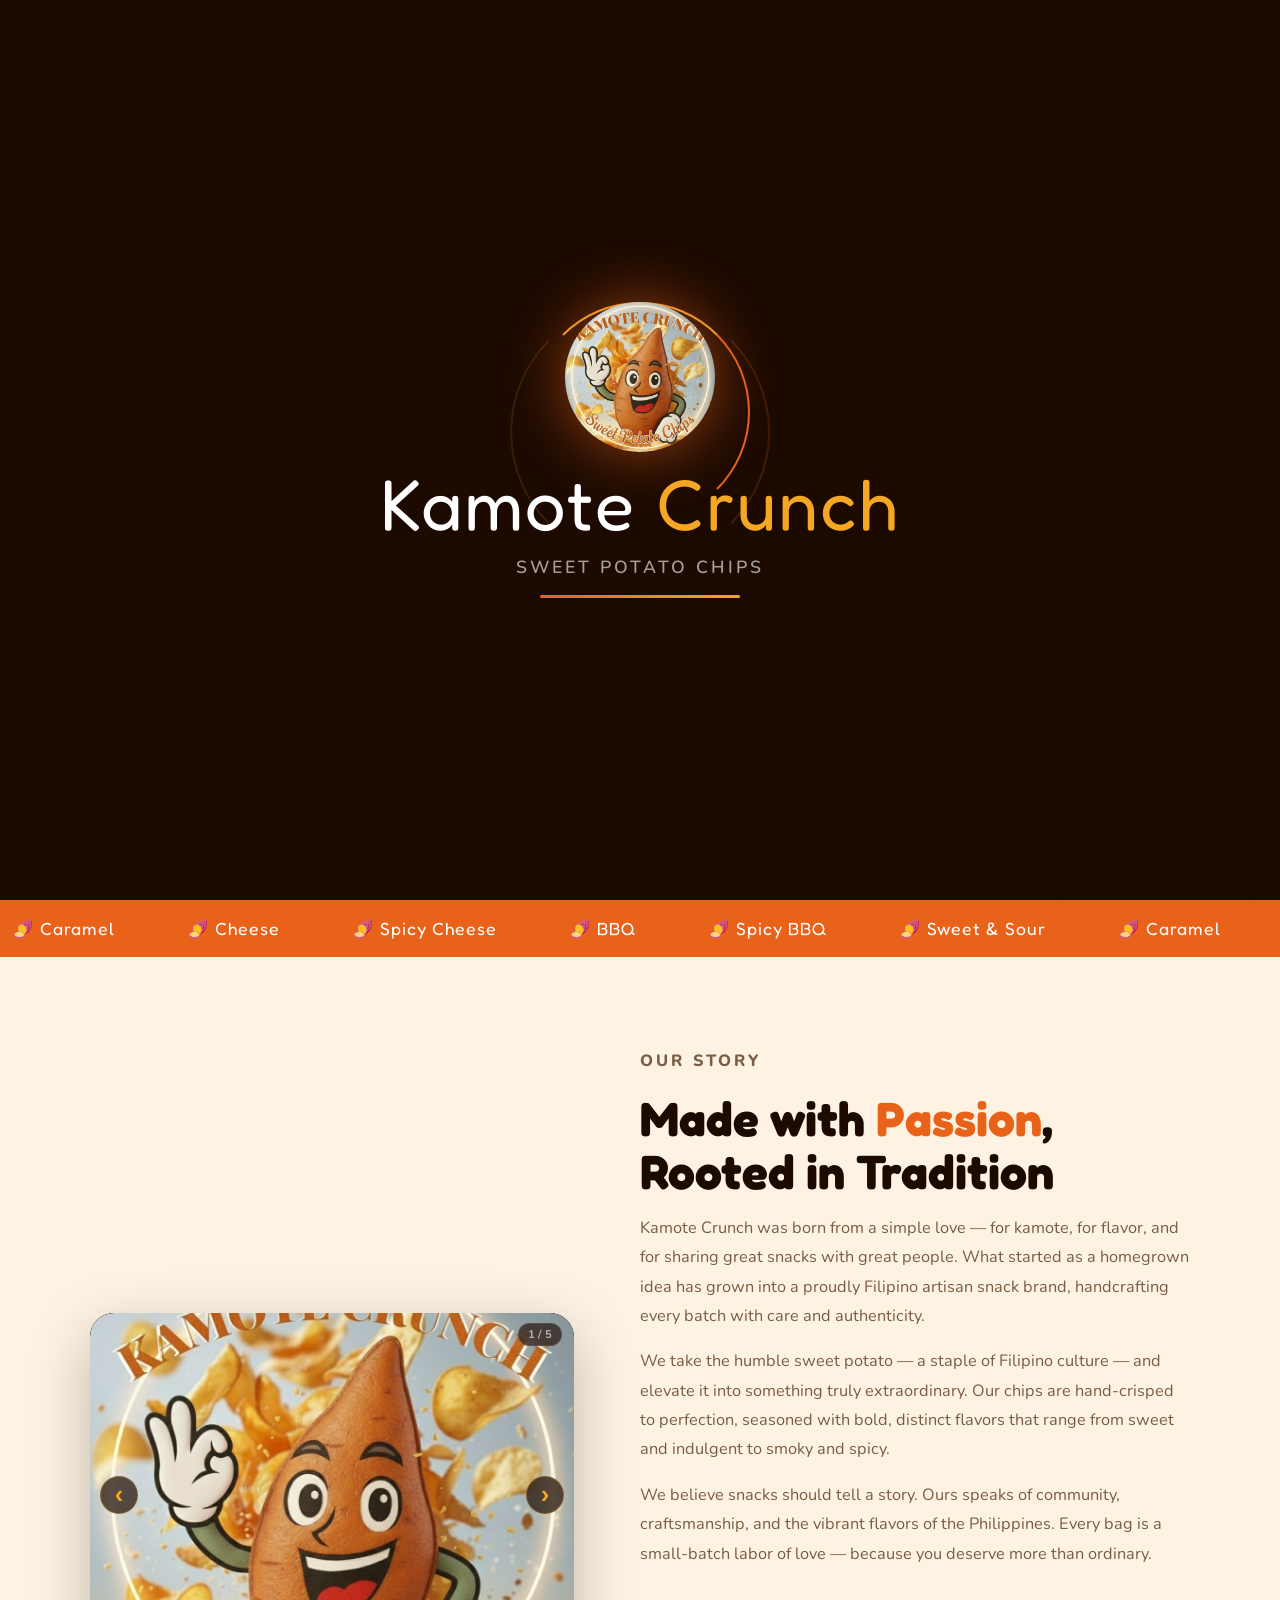
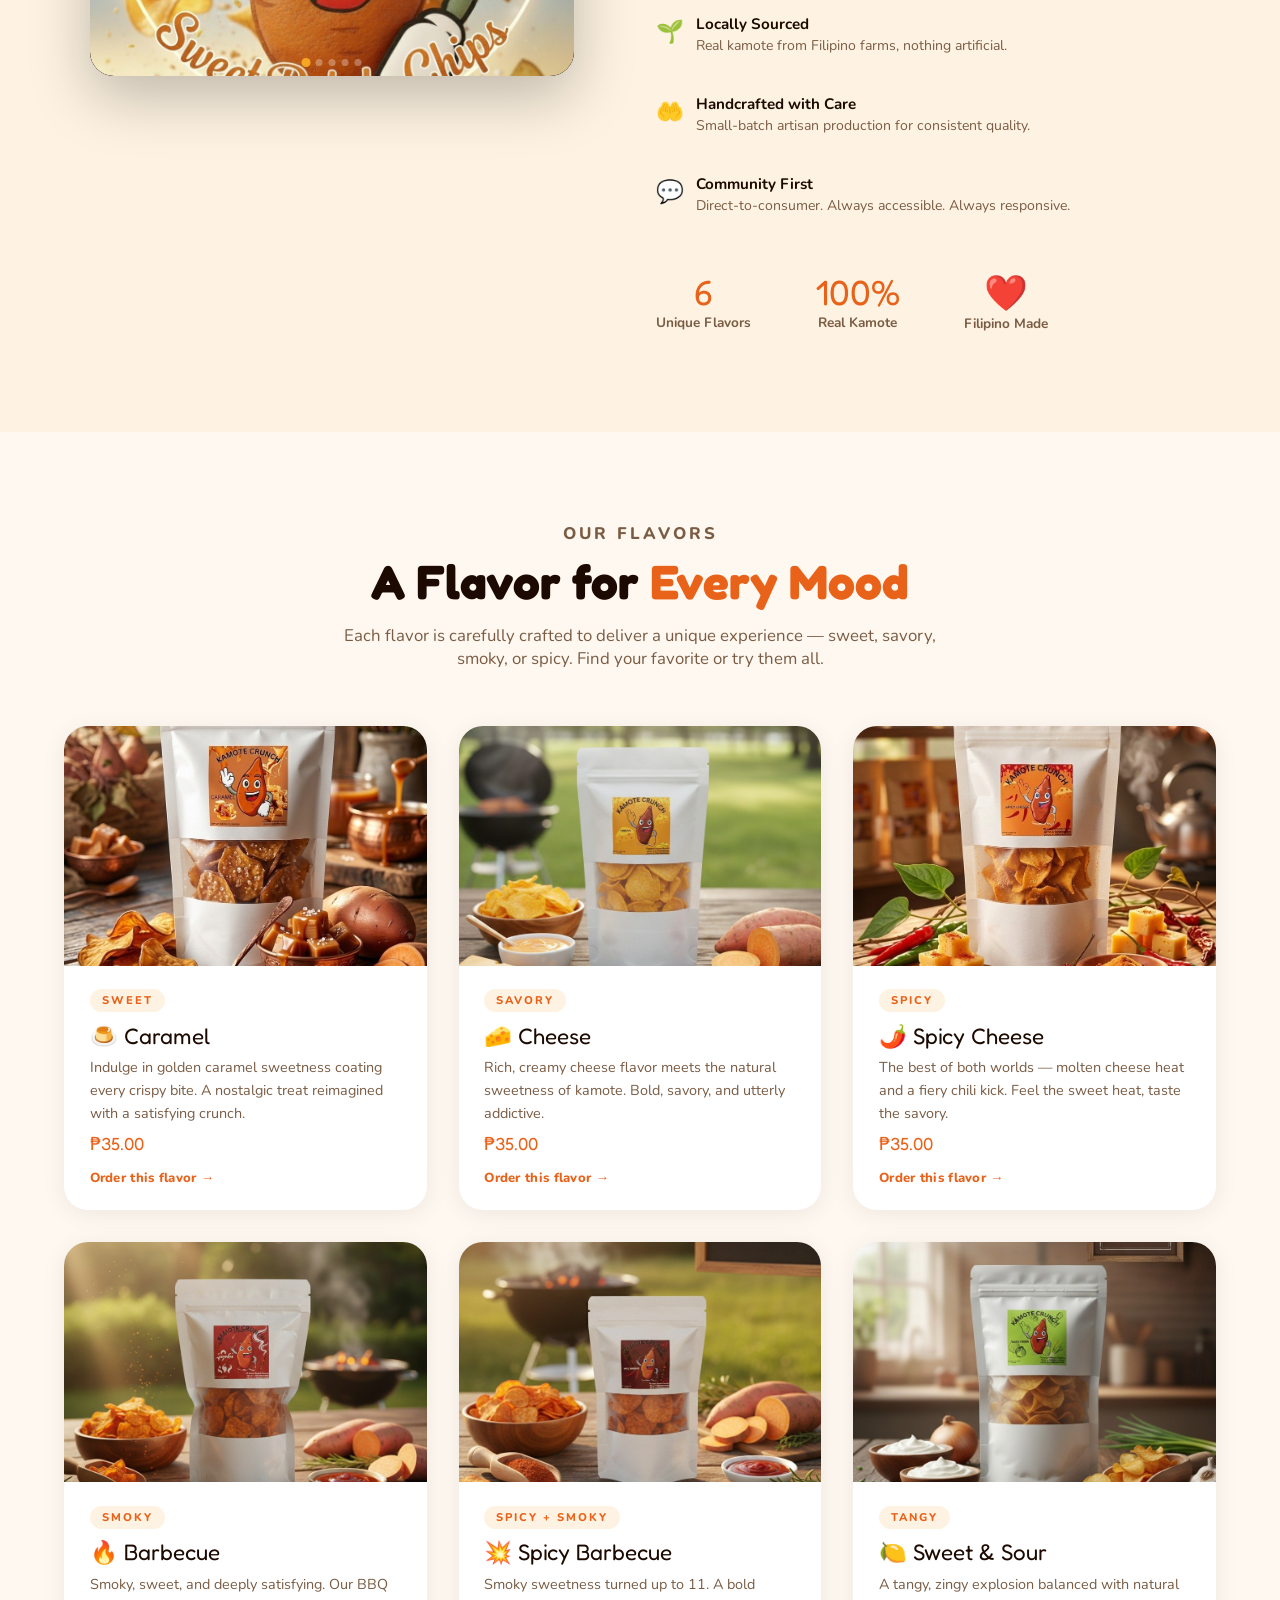
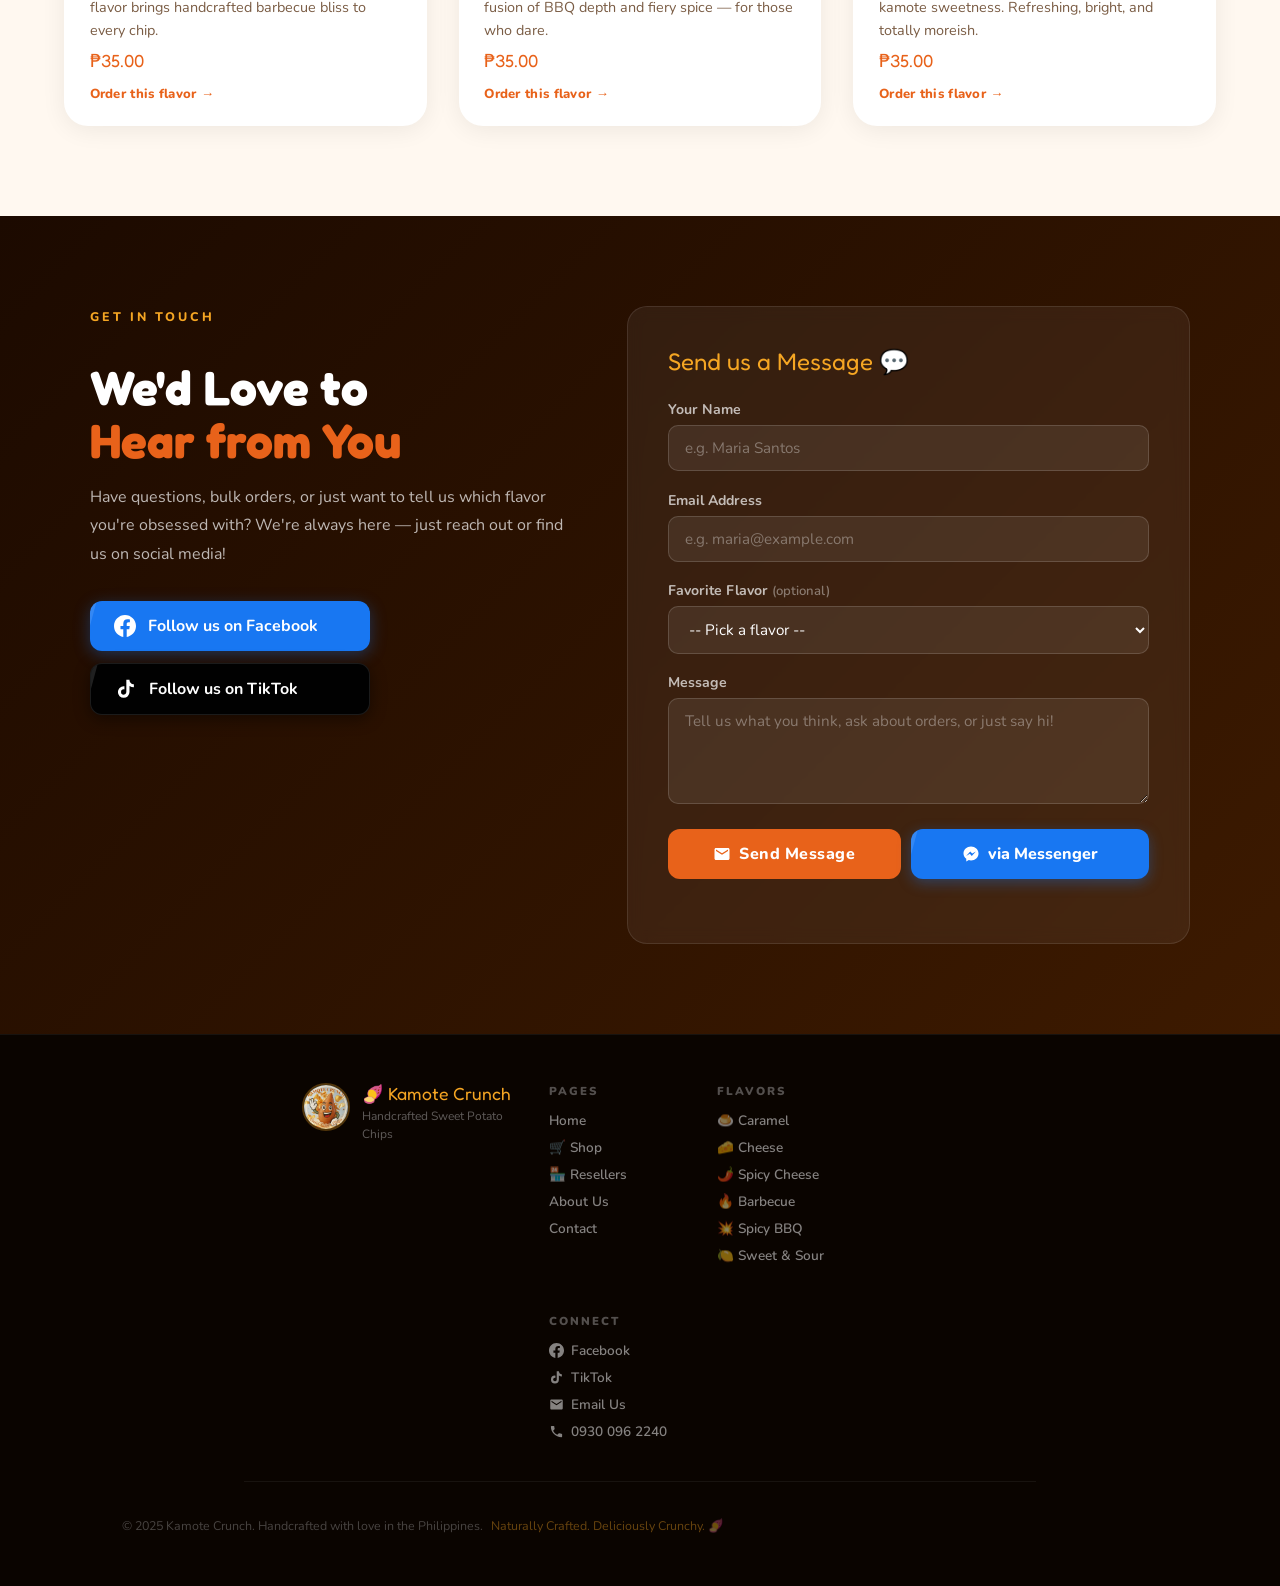
<file: index.html>
<!DOCTYPE html>
<html lang="en">
<head>
  <meta charset="UTF-8">
  <meta name="viewport" content="width=device-width, initial-scale=1.0">
  <title>Kamote Crunch – Sweet Potato Chips</title>
  <link rel="icon" type="image/svg+xml" href="images/logo.jpg">
  <link href="https://fonts.googleapis.com/css2?family=Fredoka+One&family=Nunito:wght@400;600;700;800&display=swap" rel="stylesheet">
  <link rel="stylesheet" href="misc/style.css">
<style>
  /* ── PAGE TRANSITIONS ─────────────────────────────────────── */
  .page-transition-overlay {
    position: fixed; inset: 0; z-index: 99999;
    background: #1C0A00;
    display: flex; align-items: center; justify-content: center;
    pointer-events: none;
    opacity: 0;
    transition: opacity 0.35s ease;
  }
  .page-transition-overlay.visible { opacity: 1; pointer-events: auto; }
  .pt-logo {
    display: flex; flex-direction: column; align-items: center; gap: 10px;
    opacity: 0; transform: scale(0.85);
    transition: opacity 0.25s ease 0.1s, transform 0.3s cubic-bezier(0.22,1,0.36,1) 0.1s;
  }
  .page-transition-overlay.visible .pt-logo { opacity: 1; transform: scale(1); }
  .pt-logo-text {
    font-family: 'Fredoka One', cursive;
    font-size: 1.5rem; color: #F5A623; letter-spacing: 1px;
  }
  .pt-bar-wrap {
    width: 120px; height: 3px;
    background: rgba(255,255,255,0.1); border-radius: 2px; overflow: hidden;
  }
  .pt-bar {
    height: 100%; width: 0%;
    background: linear-gradient(90deg, #E8621A, #F5A623);
    border-radius: 2px;
    transition: width 0.4s cubic-bezier(0.22,1,0.36,1);
  }

  /* ── ABOUT MEDIA SLIDER ──────────────────────────────────── */
  .media-slider {
    position: relative; width: 100%;
    border-radius: 24px; overflow: hidden;
    box-shadow: 0 20px 60px rgba(0,0,0,0.25);
    background: #0e0500;
    aspect-ratio: 4/3;
  }
  .media-slider-track {
    display: flex; height: 100%;
    transition: transform 0.45s cubic-bezier(0.22,1,0.36,1);
  }
  .media-slide {
    min-width: 100%; height: 100%;
    display: flex; align-items: center; justify-content: center;
    overflow: hidden; position: relative;
  }
  .media-slide-img {
    width: 100%; height: 100%; object-fit: cover; display: block;
    transition: transform 0.5s ease;
  }
  .media-slide-video-wrap {
    width: 100%; height: 100%;
    display: flex; align-items: center; justify-content: center;
    background: #0e0500;
  }
  .media-slide-video {
    width: 100%; height: 100%; object-fit: cover;
    display: block;
  }
  /* Arrows */
  .slider-arrow {
    position: absolute; top: 50%; transform: translateY(-50%);
    background: rgba(28,10,0,0.7); backdrop-filter: blur(6px);
    border: 1.5px solid rgba(245,166,35,0.3);
    color: #F5A623; font-size: 1.6rem; font-weight: 900;
    width: 38px; height: 38px; border-radius: 50%;
    display: flex; align-items: center; justify-content: center;
    cursor: pointer; z-index: 10;
    transition: background 0.2s, transform 0.2s;
    line-height: 1;
  }
  .slider-arrow:hover { background: rgba(232,98,26,0.8); transform: translateY(-50%) scale(1.1); }
  .slider-prev { left: 10px; }
  .slider-next { right: 10px; }
  /* Dots */
  .slider-dots {
    position: absolute; bottom: 10px; left: 50%; transform: translateX(-50%);
    display: flex; gap: 6px; z-index: 10;
  }
  .slider-dot {
    width: 7px; height: 7px; border-radius: 50%;
    background: rgba(255,255,255,0.3); cursor: pointer;
    transition: background 0.2s, transform 0.2s;
    border: none; padding: 0;
  }
  .slider-dot.active {
    background: #F5A623; transform: scale(1.3);
  }
  /* Slide counter badge */
  .slider-counter {
    position: absolute; top: 10px; right: 12px;
    background: rgba(28,10,0,0.65); backdrop-filter: blur(4px);
    color: rgba(255,255,255,0.6); font-size: 0.7rem; font-weight: 700;
    padding: 3px 9px; border-radius: 20px;
    border: 1px solid rgba(255,255,255,0.1); z-index: 10;
  }

  /* ── RICH FOOTER ─────────────────────────────────────────── */
  .site-footer {
    background: #0A0400;
    border-top: 1px solid rgba(255,255,255,0.06);
    padding-top: 3rem;
  }
  .footer-inner {
    display: flex; gap: 4%; flex-wrap: wrap;
    max-width: 1100px; margin: 0 auto;
    padding: 0 5% 2.5rem;
    border-bottom: 1px solid rgba(255,255,255,0.06);
  }
  .footer-brand {
    display: flex; align-items: flex-start; gap: 12px;
    flex: 0 0 220px; max-width: 220px; margin-bottom: 1rem;
  }
  .footer-logo-img {
    width: 48px; height: 48px; border-radius: 50%;
    object-fit: cover; border: 2px solid rgba(245,166,35,0.3); flex-shrink: 0;
  }
  .footer-brand-name { font-family: 'Fredoka One', cursive; font-size: 1.1rem; color: #F5A623; }
  .footer-brand-tagline { font-size: 0.75rem; color: rgba(255,255,255,0.35); margin-top: 3px; line-height: 1.5; }
  .footer-links { display: flex; gap: 3rem; flex-wrap: wrap; flex: 1; }
  .footer-col { display: flex; flex-direction: column; gap: 8px; min-width: 120px; }
  .footer-col-title {
    font-size: 0.72rem; font-weight: 900; letter-spacing: 2px;
    text-transform: uppercase; color: rgba(255,255,255,0.3);
    margin-bottom: 4px;
  }
  .footer-col a {
    font-size: 0.85rem; color: rgba(255,255,255,0.5); text-decoration: none;
    font-weight: 600; transition: color 0.2s;
  }
  .footer-col a:hover { color: #F5A623; }
  .footer-social {
    display: flex !important; align-items: center; gap: 7px !important;
  }
  .footer-social.fb:hover  { color: #4a9af5 !important; }
  .footer-social.tt:hover  { color: #ff6b9d !important; }
  .footer-social.email:hover { color: #ff8a80 !important; }
  .footer-social.phone:hover { color: #80ffd4 !important; }
  .footer-bottom {
    display: flex; align-items: center; justify-content: space-between;
    flex-wrap: wrap; gap: 0.5rem;
    padding: 1.2rem 5%;
    font-size: 0.78rem; color: rgba(255,255,255,0.25);
  }
  .footer-bottom-tag { color: rgba(245,166,35,0.4); }
  @media (max-width: 768px) {
    .footer-inner { flex-direction: column; gap: 2rem; }
    .footer-brand { max-width: 100%; }
    .footer-links { gap: 2rem; }
    .footer-bottom { flex-direction: column; text-align: center; }
  }

  /* ── FEEDBACK FORM ────────────────────────────────────────── */
  .feedback-send-row {
    display: flex; gap: 10px; margin-top: 0.2rem; flex-wrap: wrap;
  }
  .feedback-primary {
    flex: 1; min-width: 140px;
    display: flex; align-items: center; justify-content: center; gap: 8px;
  }
  .feedback-messenger-btn {
    flex: 1; min-width: 140px;
    display: flex; align-items: center; justify-content: center; gap: 8px;
    background: #1877F2; color: #fff; border: none;
    padding: 14px 16px; border-radius: 12px;
    font-family: 'Nunito', sans-serif; font-weight: 800; font-size: 1rem;
    cursor: pointer; transition: opacity 0.2s, transform 0.2s;
    box-shadow: 0 4px 14px rgba(24,119,242,0.35);
    position: relative; overflow: hidden;
  }
  .feedback-messenger-btn::after {
    content: ''; position: absolute; inset: 0;
    background: rgba(255,255,255,0.12);
    transform: translateX(-100%) skewX(-15deg);
    transition: transform 0.4s cubic-bezier(0.22,1,0.36,1);
  }
  .feedback-messenger-btn:hover::after { transform: translateX(120%) skewX(-15deg); }
  .feedback-messenger-btn:hover { opacity: 0.9; transform: translateY(-2px); }
  .feedback-error {
    color: #ff7575; font-size: 0.82rem; font-weight: 700;
    min-height: 1rem; margin-top: 0.5rem;
  }
  .feedback-success {
    display: flex; align-items: center; gap: 12px;
    background: rgba(45,138,78,0.15);
    border: 1.5px solid rgba(45,138,78,0.4);
    border-radius: 12px; padding: 14px 16px; margin-top: 1rem;
    animation: feedbackFadeIn 0.4s ease;
  }
  .feedback-success-icon { font-size: 1.4rem; flex-shrink: 0; }
  .feedback-success strong { color: #80ffd4; font-size: 0.95rem; display: block; margin-bottom: 2px; }
  .feedback-success span   { color: rgba(255,255,255,0.55); font-size: 0.82rem; }
  @keyframes feedbackFadeIn {
    from { opacity: 0; transform: translateY(8px); }
    to   { opacity: 1; transform: translateY(0); }
  }
  @media (max-width: 480px) {
    .feedback-send-row { flex-direction: column; }
  }

</style>
</head>
<body>

<!-- ── PAGE TRANSITION OVERLAY ───────────────────────────────── -->
<div class="page-transition-overlay" id="ptOverlay">
  <div class="pt-logo">
    <span style="font-size:2rem;">🍠</span>
    <span class="pt-logo-text">Kamote Crunch</span>
    <div class="pt-bar-wrap"><div class="pt-bar" id="ptBar"></div></div>
  </div>
</div>

<!-- ── INTRO OVERLAY ───────────────────────────────────────── -->
<div id="intro-overlay">
  <div class="intro-particles" id="introParticles"></div>
  <div class="intro-logo-wrap">
    <div class="intro-ring intro-ring2"></div>
    <div class="intro-ring"></div>
    <img class="intro-logo-img" src="images/logo.jpg" alt="Kamote Crunch">
  </div>
  <div class="intro-title">Kamote <span class="gold">Crunch</span></div>
  <div class="intro-tagline">Sweet Potato Chips</div>
  <div class="intro-bar"></div>
</div>

<!-- ── NAV ─────────────────────────────────────────────────── -->
<nav>
  <a href="#home" class="nav-logo">
    <img src="images/logo.jpg" alt="Kamote Crunch Logo">
    <span>Kamote Crunch</span>
  </a>
  <ul class="nav-links">
    <li><a href="#home">Home</a></li>
    <li><a href="#about">About Us</a></li>
    <li><a href="#products">Products</a></li>
    <li><a href="#contact">Contact</a></li>
    <li><a href="shop.html" class="nav-shop-link">Shop</a></li>
    <li><a href="resellers.html" class="nav-reseller-link">🏪 Become a Reseller</a></li>
  </ul>
  <div class="nav-end">
    <a href="shop.html" class="nav-shop-btn">Order Now</a>
    <button class="hamburger" onclick="toggleMenu()" aria-label="Menu" aria-expanded="false">
      <span></span><span></span><span></span>
    </button>
  </div>
</nav>

<!-- Mobile dropdown -->
<div class="mobile-menu" id="mobileMenu">
  <a href="#home"     onclick="closeMenu()">Home</a>
  <a href="#about"    onclick="closeMenu()">About Us</a>
  <a href="#products" onclick="closeMenu()">Products</a>
  <a href="#contact"  onclick="closeMenu()">Contact</a>
  <a href="shop.html" class="mobile-shop-link">Shop Now</a>
  <a href="resellers.html" class="mobile-reseller-link">🏪 Become a Reseller</a>
</div>

<!-- ── HERO ────────────────────────────────────────────────── -->
<section id="home">
  <div class="hero-inner">
    <div class="hero-text">
      <div class="hero-badge">🍠 Authentically Filipino</div>
      <h1 class="hero-title">Feel the<br><span>Crunch.</span><br>Taste the Flavor.</h1>
      <p class="hero-subtitle">Handcrafted Sweet Potato Chips</p>
      <p class="hero-desc">Born from the heart of Filipino tradition, Kamote Crunch transforms the humble kamote into an irresistibly crunchy, flavor-packed snack. Six bold flavors. One unforgettable crunch.</p>
      <div class="hero-btns">
        <a href="#products" class="btn-primary">Explore Flavors</a>
        <a href="#about"    class="btn-secondary">Our Story</a>
      </div>
    </div>
    <div class="hero-img">
      <img src="images/flavors.jpg" alt="Kamote Crunch Flavors">
      <div class="hero-img-badge">6 Bold Flavors 🔥</div>
    </div>
  </div>
</section>

<!-- ── FLAVOR STRIP ────────────────────────────────────────── -->
<div class="flavor-strip">
  <div class="flavor-strip-inner">
    <span>Caramel</span><span>Cheese</span><span>Spicy Cheese</span>
    <span>BBQ</span><span>Spicy BBQ</span><span>Sweet &amp; Sour</span>
    <span>Caramel</span><span>Cheese</span><span>Spicy Cheese</span>
    <span>BBQ</span><span>Spicy BBQ</span><span>Sweet &amp; Sour</span>
  </div>
</div>

<!-- ── ABOUT ───────────────────────────────────────────────── -->
<section id="about">
  <div class="about-inner reveal">

    <div class="about-img">
      <div class="media-slider" id="mediaSlider">
        <div class="media-slider-track" id="mediaTrack">
          <!-- Slide 1: Logo/photo placeholder -->
          <div class="media-slide active">
            <img src="images/logo.jpg" alt="Kamote Crunch Brand" class="media-slide-img">
          </div>
          <!-- Slides 2–5: Video placeholders — replace src with your video file paths -->
          <div class="media-slide">
            <div class="media-slide-video-wrap">
              <video class="media-slide-video" src="videos/video1.mp4" controls playsinline preload="none" poster="images/logo.jpg">
                Your browser does not support video.
              </video>
            </div>
          </div>
          <div class="media-slide">
            <div class="media-slide-video-wrap">
              <video class="media-slide-video" src="videos/video2.mp4" controls playsinline preload="none" poster="images/logo.jpg">
                Your browser does not support video.
              </video>
            </div>
          </div>
          <div class="media-slide">
            <div class="media-slide-video-wrap">
              <video class="media-slide-video" src="videos/video3.mp4" controls playsinline preload="none" poster="images/logo.jpg">
                Your browser does not support video.
              </video>
            </div>
          </div>
          <div class="media-slide">
            <div class="media-slide-video-wrap">
              <video class="media-slide-video" src="videos/video4.mp4" controls playsinline preload="none" poster="images/logo.jpg">
                Your browser does not support video.
              </video>
            </div>
          </div>
        </div>
        <!-- Navigation arrows -->
        <button class="slider-arrow slider-prev" onclick="sliderMove(-1)" aria-label="Previous">&#8249;</button>
        <button class="slider-arrow slider-next" onclick="sliderMove(1)"  aria-label="Next">&#8250;</button>
        <!-- Dots -->
        <div class="slider-dots" id="sliderDots"></div>
      </div>
    </div>
    <div class="about-content">
      <p class="section-label">Our Story</p>
      <h2 class="section-title">Made with <span>Passion</span>,<br>Rooted in Tradition</h2>
      <p>Kamote Crunch was born from a simple love — for kamote, for flavor, and for sharing great snacks with great people. What started as a homegrown idea has grown into a proudly Filipino artisan snack brand, handcrafting every batch with care and authenticity.</p>
      <p>We take the humble sweet potato — a staple of Filipino culture — and elevate it into something truly extraordinary. Our chips are hand-crisped to perfection, seasoned with bold, distinct flavors that range from sweet and indulgent to smoky and spicy.</p>
      <p>We believe snacks should tell a story. Ours speaks of community, craftsmanship, and the vibrant flavors of the Philippines. Every bag is a small-batch labor of love — because you deserve more than ordinary.</p>
      <div class="values">
        <div class="value-item">
          <span class="value-icon">🌱</span>
          <div class="value-text">
            <strong>Locally Sourced</strong>
            <span>Real kamote from Filipino farms, nothing artificial.</span>
          </div>
        </div>
        <div class="value-item">
          <span class="value-icon">🤲</span>
          <div class="value-text">
            <strong>Handcrafted with Care</strong>
            <span>Small-batch artisan production for consistent quality.</span>
          </div>
        </div>
        <div class="value-item">
          <span class="value-icon">💬</span>
          <div class="value-text">
            <strong>Community First</strong>
            <span>Direct-to-consumer. Always accessible. Always responsive.</span>
          </div>
        </div>
      </div>
      <div class="about-stats">
        <div class="stat"><div class="stat-num">6</div><div class="stat-label">Unique Flavors</div></div>
        <div class="stat"><div class="stat-num">100%</div><div class="stat-label">Real Kamote</div></div>
        <div class="stat"><div class="stat-num">❤️</div><div class="stat-label">Filipino Made</div></div>
      </div>
    </div>
  </div>
</section>

<!-- ── PRODUCTS ────────────────────────────────────────────── -->
<section id="products">
  <div class="products-header reveal">
    <p class="section-label">Our Flavors</p>
    <h2 class="section-title">A Flavor for <span>Every Mood</span></h2>
    <p>Each flavor is carefully crafted to deliver a unique experience — sweet, savory, smoky, or spicy. Find your favorite or try them all.</p>
  </div>
  <div class="products-grid">

    <div class="product-card reveal">
      <img src="images/caramel.jpg" alt="Caramel">
      <div class="product-info">
        <span class="product-flavor-tag">Sweet</span>
        <div class="product-name">🍮 Caramel</div>
        <p class="product-desc">Indulge in golden caramel sweetness coating every crispy bite. A nostalgic treat reimagined with a satisfying crunch.</p>
        <div class="product-price">₱35.00</div>
        <a href="shop.html" class="product-shop-link">Order this flavor →</a>
      </div>
    </div>

    <div class="product-card reveal reveal-delay-1">
      <img src="images/cheese.jpg" alt="Cheese">
      <div class="product-info">
        <span class="product-flavor-tag">Savory</span>
        <div class="product-name">🧀 Cheese</div>
        <p class="product-desc">Rich, creamy cheese flavor meets the natural sweetness of kamote. Bold, savory, and utterly addictive.</p>
        <div class="product-price">₱35.00</div>
        <a href="shop.html" class="product-shop-link">Order this flavor →</a>
      </div>
    </div>

    <div class="product-card reveal reveal-delay-2">
      <img src="images/spicycheese.jpg" alt="Spicy Cheese">
      <div class="product-info">
        <span class="product-flavor-tag">Spicy</span>
        <div class="product-name">🌶️ Spicy Cheese</div>
        <p class="product-desc">The best of both worlds — molten cheese heat and a fiery chili kick. Feel the sweet heat, taste the savory.</p>
        <div class="product-price">₱35.00</div>
        <a href="shop.html" class="product-shop-link">Order this flavor →</a>
      </div>
    </div>

    <div class="product-card reveal reveal-delay-3">
      <img src="images/bbq.jpg" alt="BBQ">
      <div class="product-info">
        <span class="product-flavor-tag">Smoky</span>
        <div class="product-name">🔥 Barbecue</div>
        <p class="product-desc">Smoky, sweet, and deeply satisfying. Our BBQ flavor brings handcrafted barbecue bliss to every chip.</p>
        <div class="product-price">₱35.00</div>
        <a href="shop.html" class="product-shop-link">Order this flavor →</a>
      </div>
    </div>

    <div class="product-card reveal reveal-delay-4">
      <img src="images/spicybarbecue.jpg" alt="Spicy BBQ">
      <div class="product-info">
        <span class="product-flavor-tag">Spicy + Smoky</span>
        <div class="product-name">💥 Spicy Barbecue</div>
        <p class="product-desc">Smoky sweetness turned up to 11. A bold fusion of BBQ depth and fiery spice — for those who dare.</p>
        <div class="product-price">₱35.00</div>
        <a href="shop.html" class="product-shop-link">Order this flavor →</a>
      </div>
    </div>

    <div class="product-card reveal reveal-delay-5">
      <img src="images/sweetandsour.jpg" alt="Sweet &amp; Sour">
      <div class="product-info">
        <span class="product-flavor-tag">Tangy</span>
        <div class="product-name">🍋 Sweet &amp; Sour</div>
        <p class="product-desc">A tangy, zingy explosion balanced with natural kamote sweetness. Refreshing, bright, and totally moreish.</p>
        <div class="product-price">₱35.00</div>
        <a href="shop.html" class="product-shop-link">Order this flavor →</a>
      </div>
    </div>

  </div>
</section>

<!-- ── CONTACT ─────────────────────────────────────────────── -->
<section id="contact">
  <div class="contact-inner reveal">

    <div class="contact-info">
      <p class="section-label">Get in Touch</p>
      <h2 class="section-title">We'd Love to<br><span>Hear from You</span></h2>
      <p>Have questions, bulk orders, or just want to tell us which flavor you're obsessed with? We're always here — just reach out or find us on social media!</p>

      <div class="social-buttons">
        <!-- Facebook -->
        <a href="https://www.facebook.com/profile.php?id=100070086709566" target="_blank" class="social-btn fb">
          <svg viewBox="0 0 24 24" xmlns="http://www.w3.org/2000/svg" aria-hidden="true">
            <path d="M24 12.073c0-6.627-5.373-12-12-12s-12 5.373-12 12c0 5.99 4.388 10.954 10.125 11.854v-8.385H7.078v-3.47h3.047V9.43c0-3.007 1.792-4.669 4.533-4.669 1.312 0 2.686.235 2.686.235v2.953H15.83c-1.491 0-1.956.925-1.956 1.874v2.25h3.328l-.532 3.47h-2.796v8.385C19.612 23.027 24 18.062 24 12.073z"/>
          </svg>
          Follow us on Facebook
        </a>
        <!-- TikTok -->
        <a href="https://www.tiktok.com/@kamotecrunch1" target="_blank" class="social-btn tt">
          <svg viewBox="0 0 24 24" xmlns="http://www.w3.org/2000/svg" aria-hidden="true">
            <path d="M19.59 6.69a4.83 4.83 0 0 1-3.77-4.25V2h-3.45v13.67a2.89 2.89 0 0 1-2.88 2.5 2.89 2.89 0 0 1-2.89-2.89 2.89 2.89 0 0 1 2.89-2.89c.28 0 .54.04.79.1V9.01a6.33 6.33 0 0 0-.79-.05 6.34 6.34 0 0 0-6.34 6.34 6.34 6.34 0 0 0 6.34 6.34 6.34 6.34 0 0 0 6.33-6.34V8.69a8.18 8.18 0 0 0 4.78 1.52V6.75a4.85 4.85 0 0 1-1.01-.06z"/>
          </svg>
          Follow us on TikTok
        </a>
      </div>
    </div>

    <div class="contact-form">
      <div class="form-title">Send us a Message 💬</div>

      <div class="form-group">
        <label for="fname">Your Name</label>
        <input type="text" id="fname" placeholder="e.g. Maria Santos" autocomplete="name">
      </div>

      <div class="form-group">
        <label for="femail">Email Address</label>
        <input type="email" id="femail" placeholder="e.g. maria@example.com" autocomplete="email">
      </div>

      <div class="form-group">
        <label for="fflavor">Favorite Flavor <span style="font-weight:600;color:rgba(255,255,255,0.4);font-size:0.82rem;">(optional)</span></label>
        <select id="fflavor">
          <option value="">-- Pick a flavor --</option>
          <option>Caramel</option>
          <option>Cheese</option>
          <option>Spicy Cheese</option>
          <option>Barbecue</option>
          <option>Spicy Barbecue</option>
          <option>Sweet &amp; Sour</option>
          <option>Can't choose — I love them all!</option>
        </select>
      </div>

      <div class="form-group">
        <label for="fmsg">Message</label>
        <textarea id="fmsg" placeholder="Tell us what you think, ask about orders, or just say hi!" rows="4"></textarea>
      </div>

      <!-- Send method buttons -->
      <div class="feedback-send-row">
        <button class="form-submit feedback-primary" onclick="submitFeedbackEmail()">
          <svg width="18" height="18" viewBox="0 0 24 24" fill="white"><path d="M20 4H4c-1.1 0-2 .9-2 2v12c0 1.1.9 2 2 2h16c1.1 0 2-.9 2-2V6c0-1.1-.9-2-2-2zm0 4l-8 5-8-5V6l8 5 8-5v2z"/></svg>
          Send Message
        </button>
        <button class="feedback-messenger-btn" onclick="submitFeedbackMessenger()">
          <svg width="18" height="18" viewBox="0 0 24 24" fill="white"><path d="M12 2C6.477 2 2 6.145 2 11.243c0 2.908 1.442 5.504 3.706 7.21V22l3.388-1.86c.905.25 1.864.385 2.906.385 5.523 0 10-4.145 10-9.282S17.523 2 12 2zm1.024 12.5l-2.55-2.72-4.975 2.72 5.476-5.81 2.61 2.72 4.916-2.72-5.477 5.81z"/></svg>
          via Messenger
        </button>
      </div>

      <!-- Validation error -->
      <div class="feedback-error" id="feedbackError"></div>

      <!-- Success state -->
      <div class="feedback-success" id="feedbackSuccess" style="display:none;">
        <span class="feedback-success-icon">✅</span>
        <div>
          <strong>Message sent!</strong><br>
          <span>We'll get back to you soon. Salamat! 🍠</span>
        </div>
      </div>
    </div>

  </div>
</section>

<!-- ── FOOTER ──────────────────────────────────────────────── -->
<footer class="site-footer">
  <div class="footer-inner">
    <div class="footer-brand">
      <img src="images/logo.jpg" alt="Kamote Crunch" class="footer-logo-img">
      <div>
        <div class="footer-brand-name">🍠 Kamote Crunch</div>
        <div class="footer-brand-tagline">Handcrafted Sweet Potato Chips</div>
      </div>
    </div>
    <div class="footer-links">
      <div class="footer-col">
        <div class="footer-col-title">Pages</div>
        <a href="index.html">Home</a>
        <a href="shop.html">🛒 Shop</a>
        <a href="resellers.html">🏪 Resellers</a>
        <a href="index.html#about">About Us</a>
        <a href="index.html#contact">Contact</a>
      </div>
      <div class="footer-col">
        <div class="footer-col-title">Flavors</div>
        <a href="shop.html">🍮 Caramel</a>
        <a href="shop.html">🧀 Cheese</a>
        <a href="shop.html">🌶️ Spicy Cheese</a>
        <a href="shop.html">🔥 Barbecue</a>
        <a href="shop.html">💥 Spicy BBQ</a>
        <a href="shop.html">🍋 Sweet &amp; Sour</a>
      </div>
      <div class="footer-col">
        <div class="footer-col-title">Connect</div>
        <a href="https://www.facebook.com/profile.php?id=100070086709566" target="_blank" class="footer-social fb">
          <svg width="15" height="15" viewBox="0 0 24 24" fill="currentColor"><path d="M24 12.073c0-6.627-5.373-12-12-12s-12 5.373-12 12c0 5.99 4.388 10.954 10.125 11.854v-8.385H7.078v-3.47h3.047V9.43c0-3.007 1.792-4.669 4.533-4.669 1.312 0 2.686.235 2.686.235v2.953H15.83c-1.491 0-1.956.925-1.956 1.874v2.25h3.328l-.532 3.47h-2.796v8.385C19.612 23.027 24 18.062 24 12.073z"/></svg>
          Facebook
        </a>
        <a href="https://www.tiktok.com/@kamotecrunch1" target="_blank" class="footer-social tt">
          <svg width="15" height="15" viewBox="0 0 24 24" fill="currentColor"><path d="M19.59 6.69a4.83 4.83 0 0 1-3.77-4.25V2h-3.45v13.67a2.89 2.89 0 0 1-2.88 2.5 2.89 2.89 0 0 1-2.89-2.89 2.89 2.89 0 0 1 2.89-2.89c.28 0 .54.04.79.1V9.01a6.33 6.33 0 0 0-.79-.05 6.34 6.34 0 0 0-6.34 6.34 6.34 6.34 0 0 0 6.34 6.34 6.34 6.34 0 0 0 6.33-6.34V8.69a8.18 8.18 0 0 0 4.78 1.52V6.75a4.85 4.85 0 0 1-1.01-.06z"/></svg>
          TikTok
        </a>
        <a href="https://mail.google.com/mail/?view=cm&to=kamotecrunch2024%40gmail.com&su=Hi%20Kamote%20Crunch!" target="_blank" class="footer-social email" onclick="handleFooterEmail(event)">
          <svg width="15" height="15" viewBox="0 0 24 24" fill="currentColor"><path d="M20 4H4c-1.1 0-2 .9-2 2v12c0 1.1.9 2 2 2h16c1.1 0 2-.9 2-2V6c0-1.1-.9-2-2-2zm0 4l-8 5-8-5V6l8 5 8-5v2z"/></svg>
          Email Us
        </a>
        <a href="tel:+639300962240" class="footer-social phone">
          <svg width="15" height="15" viewBox="0 0 24 24" fill="currentColor"><path d="M6.62 10.79c1.44 2.83 3.76 5.14 6.59 6.59l2.2-2.2c.27-.27.67-.36 1.02-.24 1.12.37 2.33.57 3.57.57.55 0 1 .45 1 1V20c0 .55-.45 1-1 1-9.39 0-17-7.61-17-17 0-.55.45-1 1-1h3.5c.55 0 1 .45 1 1 0 1.25.2 2.45.57 3.57.11.35.03.74-.25 1.02l-2.2 2.2z"/></svg>
          0930 096 2240
        </a>
      </div>
      </div>
  </div>
  <div class="footer-bottom">
    <span>© 2025 Kamote Crunch. Handcrafted with love in the Philippines.</span>
    <span class="footer-bottom-tag">Naturally Crafted. Deliciously Crunchy. 🍠</span>
  </div>
</footer>



<!-- ── FLOATING SHOP BUTTON ──────────────────────────────────── -->
<a href="shop.html" class="fab-shop" title="Order Now">
  <span class="fab-icon">🛒</span>
  <span class="fab-label">Order Now</span>
</a>

<!-- ── FLOATING RESELLER BUTTON ─────────────────────────────── -->
<a href="resellers.html" class="fab-reseller" title="Become a Reseller">
  <span class="fab-icon">🏪</span>
  <span class="fab-label">Become a Resellers</span>
</a>



<script src="misc/main.js"></script>

<script>
function handleFooterEmail(e) {
  e.preventDefault();
  const IS_MOBILE = /iPhone|iPad|iPod|Android/i.test(navigator.userAgent);
  const addr = 'kamotecrunch2024@gmail.com';
  const sub  = encodeURIComponent('Hi Kamote Crunch!');
  if (IS_MOBILE) {
    window.location.href = 'mailto:' + addr + '?subject=' + sub;
  } else {
    window.open('https://mail.google.com/mail/?view=cm&to=' + encodeURIComponent(addr) + '&su=' + sub, '_blank');
  }
}
</script>

</body>
</html>
</file>
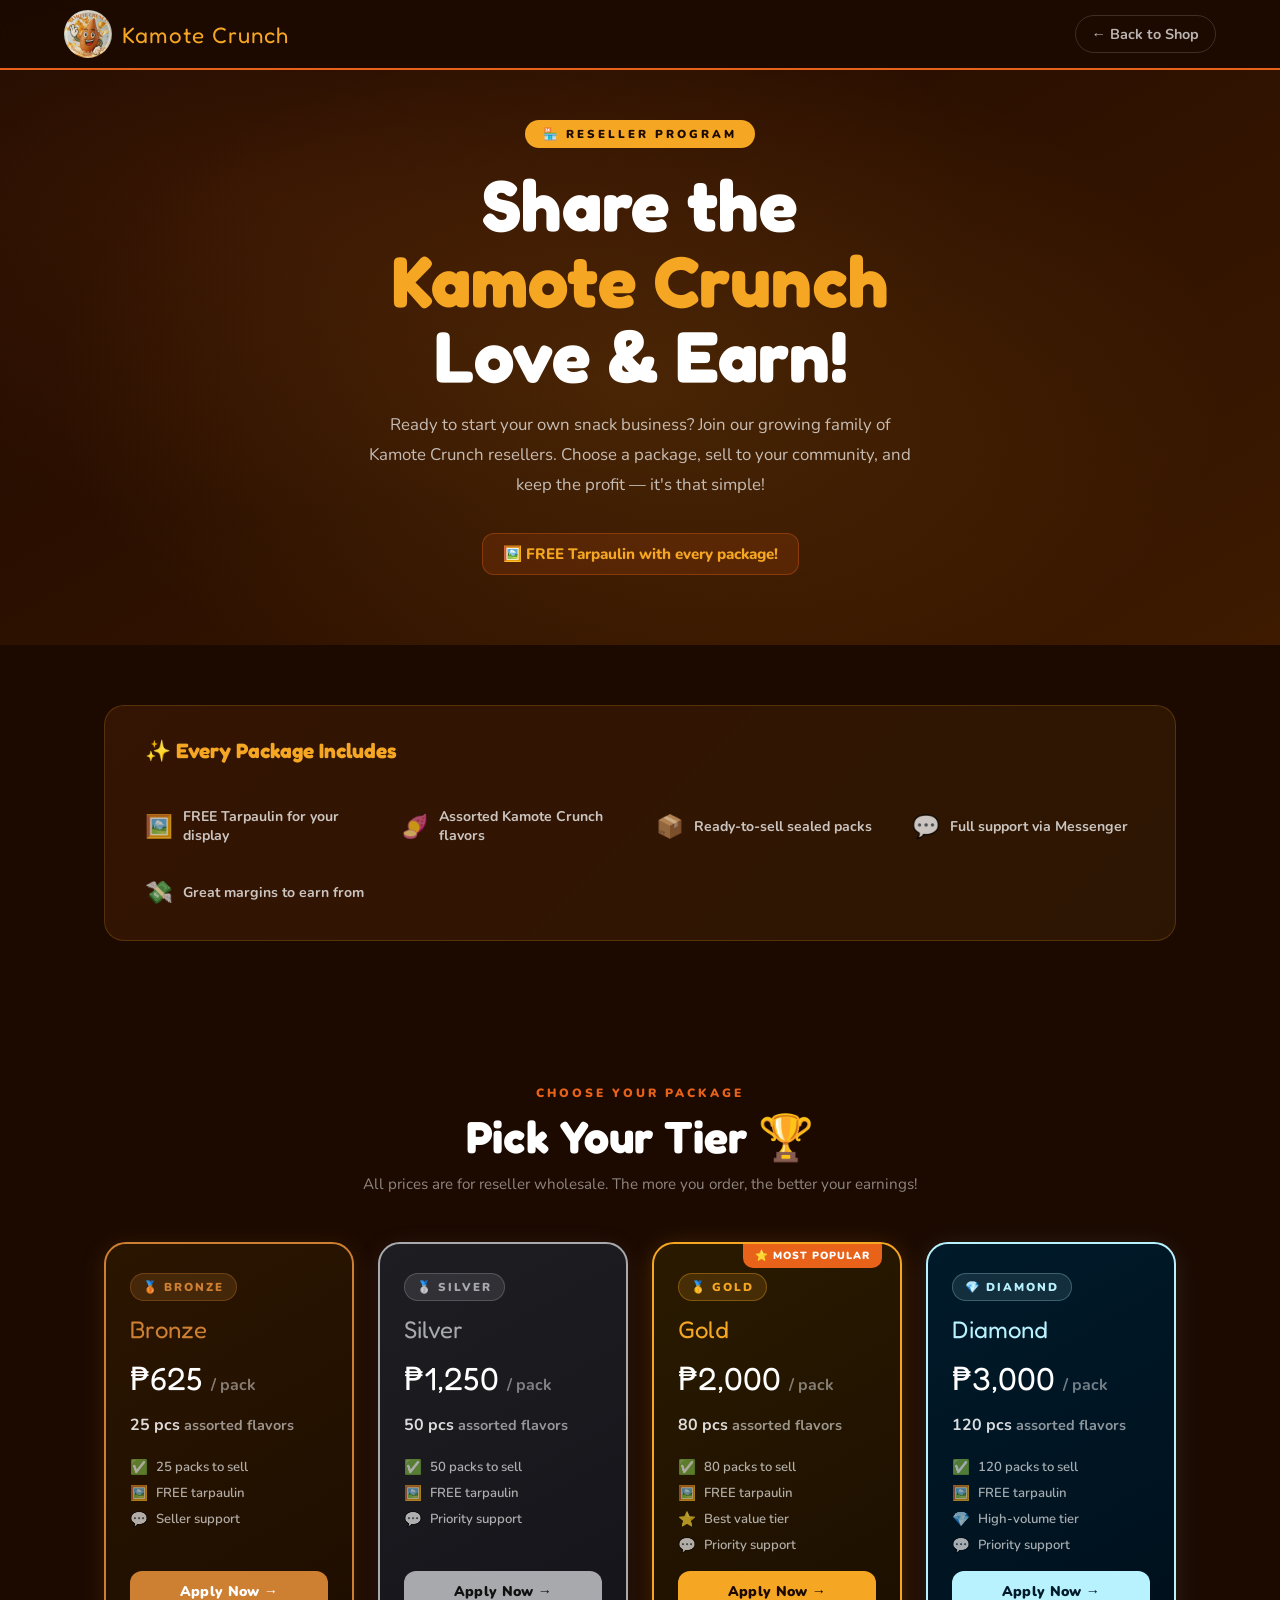
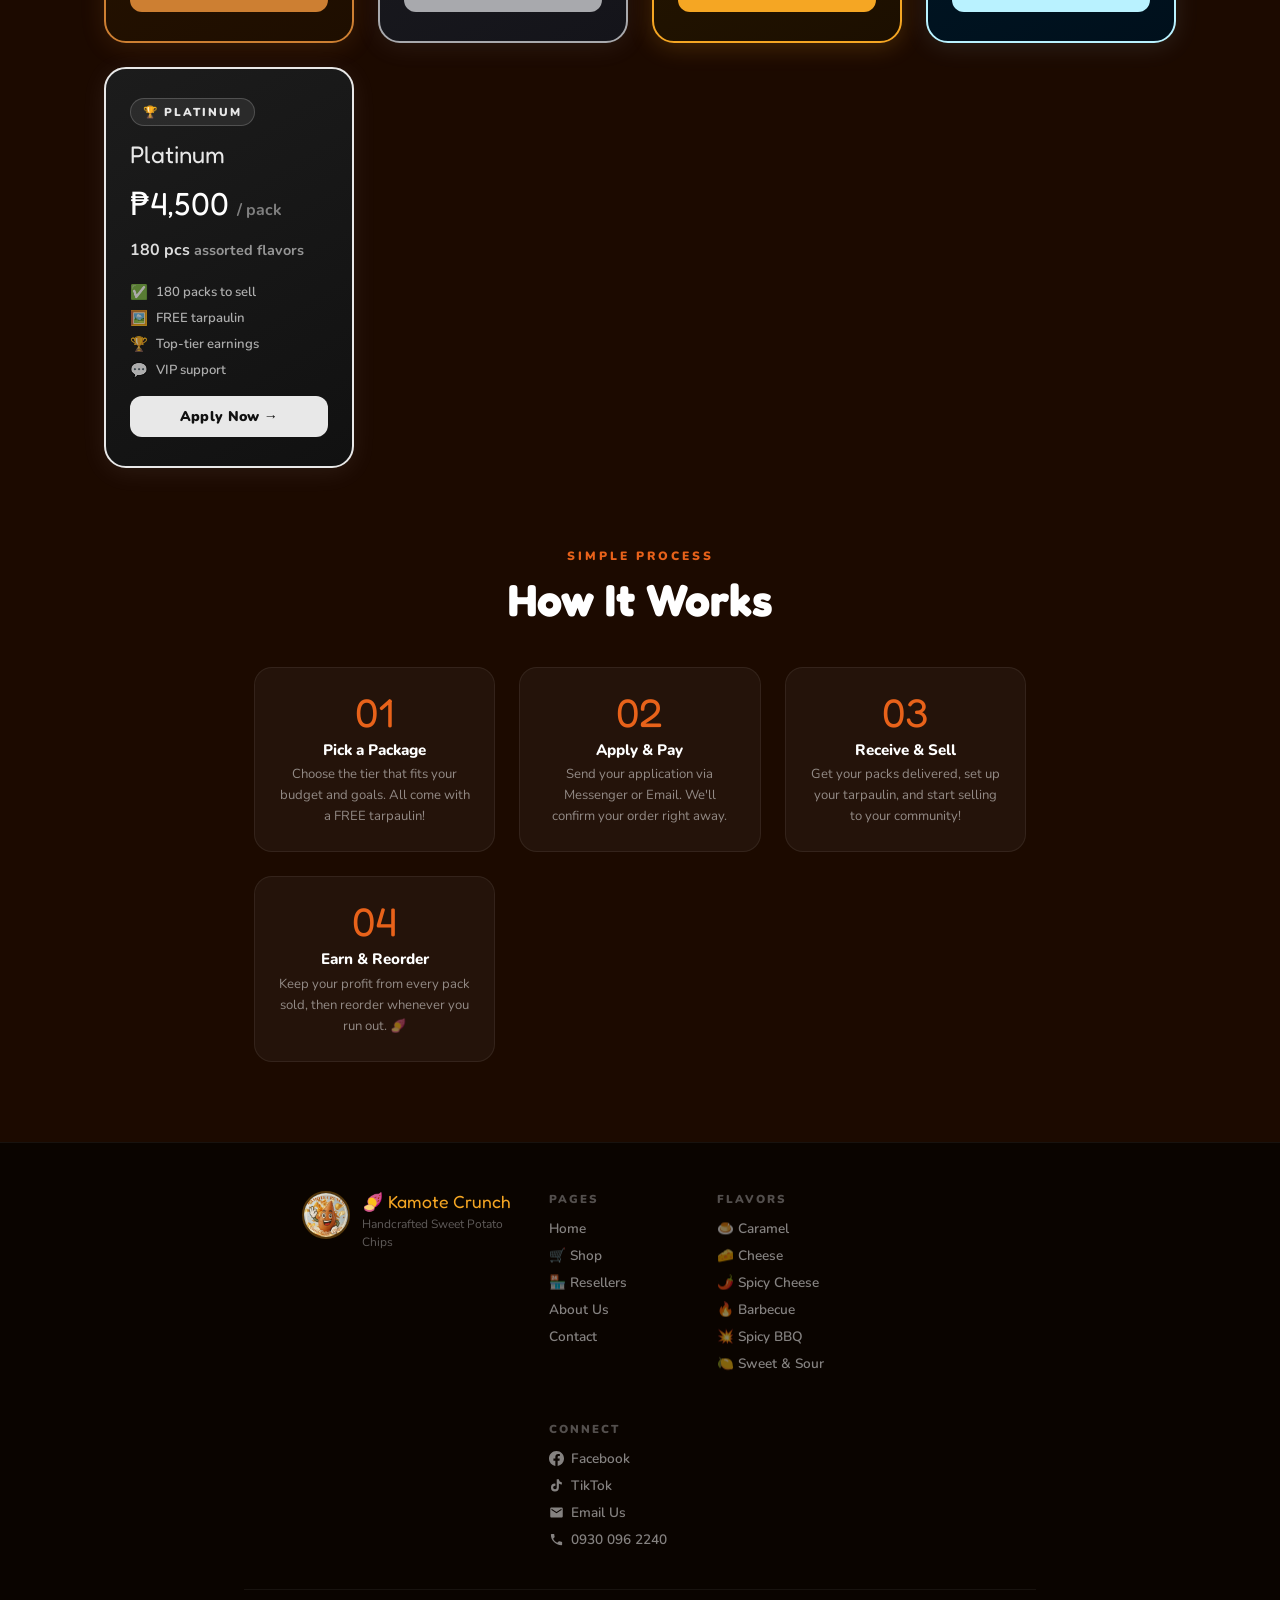
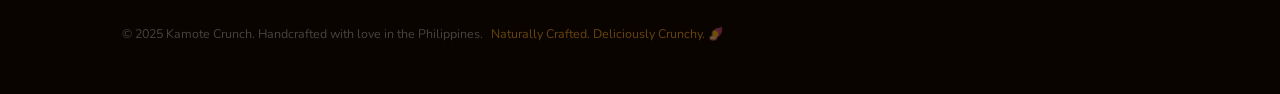
<file: resellers.html>
<!DOCTYPE html>
<html lang="en">
<head>
  <meta charset="UTF-8">
  <meta name="viewport" content="width=device-width, initial-scale=1.0">
  <title>Kamote Crunch – Reseller Packages</title>
  <link rel="icon" type="image/svg+xml" href="[data-uri]">
  <link href="https://fonts.googleapis.com/css2?family=Fredoka+One&family=Nunito:wght@400;600;700;800&display=swap" rel="stylesheet">
  <style>
    :root {
      --orange: #E8621A; --gold: #F5A623;
      --dark: #1C0A00; --cream: #FFF8F0;
      --warm: #FEF3E2; --text: #2D1A0A; --muted: #7A5C44;
      --bronze:   #CD7F32; --bronze-bg:  rgba(205,127,50,0.1);
      --silver:   #A8A9AD; --silver-bg:  rgba(168,169,173,0.1);
      --gold-c:   #F5A623; --gold-bg:    rgba(245,166,35,0.1);
      --diamond:  #B9F2FF; --diamond-bg: rgba(185,242,255,0.08);
      --platinum: #E8E8E8; --platinum-bg:rgba(232,232,232,0.08);
    }
    * { margin:0; padding:0; box-sizing:border-box; }
    html { scroll-behavior: smooth; }
    body { font-family:'Nunito',sans-serif; background:var(--dark); color:#fff; overflow-x:hidden; }

    /* ── NAV ─────────────────────────────────────────────────── */
    nav {
      position: fixed; top:0; left:0; right:0; z-index:1000;
      background: rgba(28,10,0,0.95); backdrop-filter:blur(12px);
      display:flex; align-items:center; justify-content:space-between;
      padding:0 5%; height:70px;
      border-bottom: 2px solid var(--orange);
    }
    .nav-logo { display:flex; align-items:center; gap:10px; text-decoration:none; }
    .nav-logo img { height:48px; width:48px; border-radius:50%; object-fit:cover; }
    .nav-logo span { font-family:'Fredoka One',cursive; font-size:1.4rem; color:var(--gold); letter-spacing:1px; }
    .nav-back {
      display:flex; align-items:center; gap:8px;
      color:rgba(255,255,255,0.7); text-decoration:none;
      font-weight:700; font-size:0.9rem;
      padding:8px 16px; border-radius:20px;
      border:1.5px solid rgba(255,255,255,0.15);
      transition:all 0.2s;
    }
    .nav-back:hover { color:#fff; border-color:rgba(255,255,255,0.4); background:rgba(255,255,255,0.05); }

    /* ── HERO ────────────────────────────────────────────────── */
    .reseller-hero {
      min-height: 60vh;
      background: linear-gradient(150deg, #1C0A00 0%, #2a0f00 40%, #3d1a00 100%);
      display:flex; align-items:center; justify-content:center;
      padding:120px 5% 70px; text-align:center;
      position:relative; overflow:hidden;
    }
    .reseller-hero::before {
      content:''; position:absolute; inset:0;
      background: radial-gradient(ellipse at 50% 60%, rgba(245,166,35,0.12) 0%, transparent 65%),
                  radial-gradient(ellipse at 20% 30%, rgba(232,98,26,0.1) 0%, transparent 50%);
    }
    .hero-content { position:relative; z-index:1; max-width:700px; }
    .hero-eyebrow {
      display:inline-block; background:var(--gold); color:var(--dark);
      font-size:0.72rem; font-weight:900; letter-spacing:3px; text-transform:uppercase;
      padding:6px 18px; border-radius:20px; margin-bottom:1.2rem;
      animation: fadeUp 0.7s ease both;
    }
    .hero-title {
      font-family:'Fredoka One',cursive;
      font-size:clamp(2.4rem,7vw,4.5rem);
      line-height:1.05; margin-bottom:1rem;
      animation: fadeUp 0.7s 0.1s ease both;
    }
    .hero-title span { color:var(--gold); }
    .hero-desc {
      font-size:1.05rem; color:rgba(255,255,255,0.7);
      line-height:1.8; margin-bottom:2rem; max-width:560px; margin-inline:auto;
      animation: fadeUp 0.7s 0.2s ease both;
    }
    .hero-perk {
      display:inline-flex; align-items:center; gap:8px;
      background:rgba(232,98,26,0.15); border:1.5px solid rgba(232,98,26,0.35);
      border-radius:12px; padding:10px 20px;
      font-weight:800; font-size:0.95rem; color:var(--gold);
      animation: fadeUp 0.7s 0.3s ease both;
    }

    /* ── PACKAGES GRID ───────────────────────────────────────── */
    .packages-section {
      padding:80px 5%; max-width:1200px; margin:0 auto;
    }
    .section-eyebrow {
      text-align:center; font-size:0.75rem; font-weight:900;
      letter-spacing:3px; text-transform:uppercase;
      color:var(--orange); margin-bottom:0.5rem;
    }
    .section-title {
      font-family:'Fredoka One',cursive;
      font-size:clamp(1.8rem,4vw,2.8rem);
      text-align:center; margin-bottom:0.6rem;
    }
    .section-sub {
      text-align:center; color:rgba(255,255,255,0.5);
      font-size:0.95rem; margin-bottom:3rem;
    }

    .packages-grid {
      display:grid;
      grid-template-columns: repeat(auto-fit, minmax(210px, 1fr));
      gap:1.5rem;
    }

    /* ── PACKAGE CARD ────────────────────────────────────────── */
    .pkg-card {
      border-radius:22px; padding:1.8rem 1.5rem;
      border:2px solid transparent;
      position:relative; overflow:hidden;
      display:flex; flex-direction:column; gap:1rem;
      transition:transform 0.3s cubic-bezier(0.22,1,0.36,1), box-shadow 0.3s;
      cursor:default;
    }
    .pkg-card:hover { transform:translateY(-8px); }

    /* Tier colours */
    .pkg-bronze  { background:linear-gradient(150deg,#2a1500,#1e0e00); border-color:var(--bronze); box-shadow:0 4px 24px rgba(205,127,50,0.15); }
    .pkg-bronze:hover  { box-shadow:0 16px 48px rgba(205,127,50,0.3); }
    .pkg-silver  { background:linear-gradient(150deg,#1e1e22,#14141a); border-color:var(--silver); box-shadow:0 4px 24px rgba(168,169,173,0.1); }
    .pkg-silver:hover  { box-shadow:0 16px 48px rgba(168,169,173,0.25); }
    .pkg-gold    { background:linear-gradient(150deg,#2a1a00,#1c0f00); border-color:var(--gold-c); box-shadow:0 4px 24px rgba(245,166,35,0.2); }
    .pkg-gold:hover    { box-shadow:0 16px 48px rgba(245,166,35,0.4); }
    .pkg-diamond { background:linear-gradient(150deg,#001a2a,#00101c); border-color:var(--diamond); box-shadow:0 4px 24px rgba(185,242,255,0.1); }
    .pkg-diamond:hover { box-shadow:0 16px 48px rgba(185,242,255,0.22); }
    .pkg-platinum{ background:linear-gradient(150deg,#1c1c1c,#111); border-color:var(--platinum); box-shadow:0 4px 24px rgba(232,232,232,0.08); }
    .pkg-platinum:hover{ box-shadow:0 16px 48px rgba(232,232,232,0.2); }

    /* Badge */
    .pkg-badge {
      display:inline-flex; align-items:center; gap:6px;
      font-size:0.72rem; font-weight:900; letter-spacing:2px;
      text-transform:uppercase; padding:5px 12px; border-radius:20px;
      width:fit-content;
    }
    .pkg-bronze  .pkg-badge { background:rgba(205,127,50,0.18); color:var(--bronze); border:1px solid rgba(205,127,50,0.3); }
    .pkg-silver  .pkg-badge { background:rgba(168,169,173,0.15); color:var(--silver); border:1px solid rgba(168,169,173,0.3); }
    .pkg-gold    .pkg-badge { background:rgba(245,166,35,0.15);  color:var(--gold-c); border:1px solid rgba(245,166,35,0.35); }
    .pkg-diamond .pkg-badge { background:rgba(185,242,255,0.1);  color:var(--diamond);border:1px solid rgba(185,242,255,0.25); }
    .pkg-platinum.pkg-badge { background:rgba(232,232,232,0.08); color:var(--platinum);border:1px solid rgba(232,232,232,0.2); }
    .pkg-platinum .pkg-badge{ background:rgba(232,232,232,0.08); color:var(--platinum);border:1px solid rgba(232,232,232,0.2); }

    .pkg-name {
      font-family:'Fredoka One',cursive;
      font-size:1.5rem; line-height:1.1;
    }
    .pkg-bronze   .pkg-name { color:var(--bronze); }
    .pkg-silver   .pkg-name { color:var(--silver); }
    .pkg-gold     .pkg-name { color:var(--gold-c); }
    .pkg-diamond  .pkg-name { color:var(--diamond); }
    .pkg-platinum .pkg-name { color:var(--platinum); }

    .pkg-price {
      font-family:'Fredoka One',cursive;
      font-size:2rem; color:#fff;
    }
    .pkg-price span { font-size:1rem; color:rgba(255,255,255,0.45); font-family:'Nunito',sans-serif; font-weight:700; }

    .pkg-pcs {
      font-size:0.9rem; color:rgba(255,255,255,0.55); font-weight:700;
    }
    .pkg-pcs strong { color:rgba(255,255,255,0.85); font-size:1rem; }

    .pkg-perks { display:flex; flex-direction:column; gap:6px; margin-top:0.3rem; }
    .pkg-perk {
      display:flex; align-items:center; gap:8px;
      font-size:0.82rem; color:rgba(255,255,255,0.65); font-weight:600;
    }
    .perk-icon { font-size:0.9rem; flex-shrink:0; }

    .pkg-apply-btn {
      margin-top:auto; width:100%; padding:11px;
      border:none; border-radius:12px;
      font-family:'Nunito',sans-serif; font-weight:900;
      font-size:0.88rem; cursor:pointer; letter-spacing:0.3px;
      transition:transform 0.2s, opacity 0.2s;
    }
    .pkg-apply-btn:hover { transform:translateY(-2px); opacity:0.9; }
    .pkg-bronze   .pkg-apply-btn { background:var(--bronze); color:#fff; }
    .pkg-silver   .pkg-apply-btn { background:var(--silver); color:#111; }
    .pkg-gold     .pkg-apply-btn { background:var(--gold-c); color:var(--dark); }
    .pkg-diamond  .pkg-apply-btn { background:var(--diamond); color:#001a2a; }
    .pkg-platinum .pkg-apply-btn { background:var(--platinum); color:#111; }

    /* Popular badge */
    .pkg-popular {
      position:absolute; top:-1px; right:18px;
      background:var(--orange); color:#fff;
      font-size:0.65rem; font-weight:900; letter-spacing:1px; text-transform:uppercase;
      padding:5px 12px; border-radius:0 0 10px 10px;
    }

    /* ── PERKS BANNER ────────────────────────────────────────── */
    .perks-banner {
      background:linear-gradient(135deg,rgba(232,98,26,0.12),rgba(245,166,35,0.08));
      border:1.5px solid rgba(245,166,35,0.2);
      border-radius:20px; padding:2rem 2.5rem;
      margin-bottom:3rem; max-width:1200px; margin-inline:auto;
      display:flex; gap:2rem; flex-wrap:wrap; align-items:center;
      margin-bottom: 4rem;
    }
    .perks-banner h3 {
      font-family:'Fredoka One',cursive; font-size:1.3rem;
      color:var(--gold); margin-bottom:0.8rem; flex-basis:100%;
    }
    .perk-item {
      display:flex; align-items:center; gap:10px;
      font-size:0.88rem; color:rgba(255,255,255,0.75); font-weight:700;
      flex:1; min-width:180px;
    }
    .perk-item-icon { font-size:1.4rem; }

    /* ── APPLY MODAL ─────────────────────────────────────────── */
    .apply-overlay {
      position:fixed; inset:0; background:rgba(0,0,0,0.75);
      backdrop-filter:blur(4px);
      z-index:3000; opacity:0; pointer-events:none;
      transition:opacity 0.35s ease;
    }
    .apply-overlay.open { opacity:1; pointer-events:auto; }

    .apply-modal {
      position:fixed; inset:0; z-index:3001;
      display:flex; align-items:center; justify-content:center; padding:20px;
      pointer-events:none;
    }
    .apply-modal.open { pointer-events:auto; }

    .apply-inner {
      background:#1a0800; border:2px solid var(--gold);
      border-radius:24px; width:100%; max-width:460px;
      max-height:92vh; overflow-y:auto;
      transform:translateY(40px) scale(0.96); opacity:0;
      transition:transform 0.4s cubic-bezier(0.22,1,0.36,1), opacity 0.35s ease;
      box-shadow:0 30px 80px rgba(0,0,0,0.7);
    }
    .apply-modal.open .apply-inner { transform:translateY(0) scale(1); opacity:1; }

    .apply-header {
      display:flex; align-items:center; justify-content:space-between;
      padding:1.3rem 1.5rem; border-bottom:1px solid rgba(255,255,255,0.08);
    }
    .apply-header h3 { font-family:'Fredoka One',cursive; font-size:1.35rem; color:var(--gold); }
    .apply-close { background:none; border:none; color:rgba(255,255,255,0.5); font-size:1.4rem; cursor:pointer; line-height:1; transition:color 0.2s; }
    .apply-close:hover { color:#fff; }

    .apply-selected-pkg {
      margin:1.2rem 1.5rem 0;
      background:rgba(255,255,255,0.05);
      border-radius:12px; padding:12px 16px;
      border:1px solid rgba(255,255,255,0.08);
    }
    .apply-pkg-name { font-family:'Fredoka One',cursive; font-size:1.1rem; }
    .apply-pkg-detail { font-size:0.82rem; color:rgba(255,255,255,0.5); margin-top:2px; }

    .apply-form-wrap { padding:1.2rem 1.5rem 0; }
    .aform-group { margin-bottom:1.1rem; }
    .aform-label {
      display:flex; align-items:center; gap:6px;
      font-size:0.82rem; font-weight:800;
      color:rgba(255,255,255,0.65); margin-bottom:6px;
    }
    .aform-req { color:var(--orange); }
    .aform-optional { color:rgba(255,255,255,0.3); font-size:0.75rem; font-weight:600; }
    .aform-input {
      width:100%; background:rgba(255,255,255,0.07);
      border:1.5px solid rgba(255,255,255,0.12);
      border-radius:10px; padding:11px 14px;
      color:#fff; font-family:'Nunito',sans-serif;
      font-size:0.93rem; outline:none;
      transition:border-color 0.2s, box-shadow 0.2s;
      caret-color:var(--gold);
    }
    .aform-input::placeholder { color:rgba(255,255,255,0.25); }
    .aform-input:focus { border-color:var(--gold); box-shadow:0 0 0 3px rgba(245,166,35,0.12); }
    .aform-textarea { resize:vertical; min-height:70px; line-height:1.6; }
    .aform-error { color:#ff7575; font-size:0.82rem; font-weight:700; min-height:1rem; margin-top:3px; }

    .apply-actions { padding:1.2rem 1.5rem 1.5rem; display:flex; flex-direction:column; gap:10px; }
    .apply-btn {
      width:100%; padding:13px 16px; border-radius:12px; border:none;
      font-family:'Nunito',sans-serif; font-weight:800; font-size:0.95rem;
      cursor:pointer; display:flex; align-items:center; justify-content:center;
      gap:8px; transition:transform 0.2s, opacity 0.2s;
    }
    .apply-btn:hover { transform:translateY(-2px); }
    .apply-btn.apply-messenger { background:var(--orange); color:#fff; box-shadow:0 4px 18px rgba(232,98,26,0.4); }
    .apply-btn.apply-email     { background:rgba(234,67,53,0.12); color:#ff8a80; border:1.5px solid rgba(234,67,53,0.3); }
    .apply-btn.apply-copy      { background:rgba(255,255,255,0.06); color:rgba(255,255,255,0.7); border:1.5px solid rgba(255,255,255,0.1); }
    .apply-btn.copied          { background:#2d8a4e !important; color:#fff !important; }
    .apply-divider { text-align:center; font-size:0.72rem; color:rgba(255,255,255,0.25); letter-spacing:1px; text-transform:uppercase; }

    /* ── FAQ / HOW IT WORKS ──────────────────────────────────── */
    .how-section { padding:0 5% 80px; max-width:900px; margin:0 auto; }
    .steps-grid { display:grid; grid-template-columns:repeat(auto-fit,minmax(200px,1fr)); gap:1.5rem; margin-top:2.5rem; }
    .step-card {
      background:rgba(255,255,255,0.04); border:1px solid rgba(255,255,255,0.07);
      border-radius:18px; padding:1.5rem; text-align:center;
    }
    .step-num-big {
      font-family:'Fredoka One',cursive; font-size:2.5rem;
      color:var(--orange); line-height:1;
    }
    .step-title { font-weight:800; font-size:0.95rem; margin:0.5rem 0 0.3rem; }
    .step-desc { font-size:0.82rem; color:rgba(255,255,255,0.5); line-height:1.6; }

    /* ── FOOTER ──────────────────────────────────────────────── */
    footer {
      background:#0E0500; padding:2rem 5%;
      display:flex; align-items:center; justify-content:space-between;
      flex-wrap:wrap; gap:1rem;
      border-top:1px solid rgba(255,255,255,0.07);
    }
    footer p { color:rgba(255,255,255,0.4); font-size:0.85rem; }
    .footer-logo { font-family:'Fredoka One',cursive; color:var(--gold); font-size:1.1rem; }

    /* ── TOAST ───────────────────────────────────────────────── */
    .kc-toast {
      position:fixed; bottom:24px; left:50%;
      transform:translateX(-50%) translateY(20px);
      background:#2a1200; border:1.5px solid var(--orange);
      color:rgba(255,255,255,0.9); font-family:'Nunito',sans-serif;
      font-size:0.88rem; font-weight:700;
      padding:14px 22px; border-radius:14px;
      max-width:min(90vw,420px); text-align:center; line-height:1.5;
      z-index:9999; opacity:0; pointer-events:none;
      box-shadow:0 8px 32px rgba(0,0,0,0.5);
      transition:opacity 0.35s ease, transform 0.35s cubic-bezier(0.22,1,0.36,1);
    }
    .kc-toast.show { opacity:1; pointer-events:auto; transform:translateX(-50%) translateY(0); }


    /* ── PAYMENT OPTIONS ─────────────────────────────────────── */
    .payment-options {
      display:flex; gap:10px; flex-wrap:wrap; margin-top:0;
    }
    .payment-option {
      flex:1; min-width:120px;
      display:flex; align-items:center; gap:8px;
      background:rgba(255,255,255,0.06);
      border:2px solid rgba(255,255,255,0.1);
      border-radius:12px; padding:11px 13px;
      cursor:pointer;
      transition:all 0.25s cubic-bezier(0.22,1,0.36,1);
    }
    .payment-option input[type="radio"] { display:none; }
    .payopt-icon  { font-size:1.1rem; flex-shrink:0; }
    .payopt-label { font-weight:800; font-size:0.85rem; color:rgba(255,255,255,0.7); flex:1; }
    .payopt-check { font-size:0.75rem; color:var(--gold); opacity:0; transform:scale(0.5); transition:opacity 0.2s,transform 0.2s; font-weight:900; }
    .payment-option:hover { border-color:rgba(255,255,255,0.25); background:rgba(255,255,255,0.09); }
    .payment-option.selected { border-color:var(--gold); background:rgba(245,166,35,0.1); }
    .payment-option.selected .payopt-label { color:#fff; }
    .payment-option.selected .payopt-check { opacity:1; transform:scale(1); }
    .aform-req   { color:var(--orange); }
    .aform-optional { color:rgba(255,255,255,0.3); font-size:0.75rem; font-weight:600; }

    /* ── GCASH MODAL ─────────────────────────────────────────── */
    .r-gcash-overlay {
      position:fixed; inset:0; z-index:5000;
      background:rgba(0,0,0,0.85); backdrop-filter:blur(6px);
      opacity:0; pointer-events:none; transition:opacity 0.3s ease;
    }
    .r-gcash-overlay.open { opacity:1; pointer-events:auto; }
    .r-gcash-modal {
      position:fixed; inset:0; z-index:5001;
      display:flex; align-items:center; justify-content:center; padding:20px;
      pointer-events:none;
    }
    .r-gcash-modal.open { pointer-events:auto; }
    .r-gcash-inner {
      background:linear-gradient(160deg,#001a2a 0%,#002a1e 100%);
      border:2px solid #00c896; border-radius:24px;
      width:100%; max-width:400px; max-height:92vh; overflow-y:auto;
      transform:translateY(40px) scale(0.95); opacity:0;
      transition:transform 0.4s cubic-bezier(0.22,1,0.36,1), opacity 0.35s ease;
      box-shadow:0 30px 80px rgba(0,180,120,0.2);
    }
    .r-gcash-modal.open .r-gcash-inner { transform:translateY(0) scale(1); opacity:1; }
    .r-gcash-hdr {
      display:flex; align-items:center; justify-content:space-between;
      padding:1.2rem 1.5rem; border-bottom:1px solid rgba(0,200,150,0.15);
    }
    .r-gcash-title { font-family:'Fredoka One',cursive; font-size:1.3rem; color:#80ffd4; }
    .r-gcash-close { background:none; border:none; color:rgba(255,255,255,0.4); font-size:1.4rem; cursor:pointer; }
    .r-gcash-close:hover { color:#fff; }
    .r-gcash-body { padding:1.2rem 1.5rem; }
    /* steps */
    .r-gcash-steps { display:flex; flex-direction:column; align-items:center; gap:0; margin-bottom:1.3rem; }
    .r-gcash-step {
      display:flex; align-items:flex-start; gap:12px;
      background:rgba(0,200,150,0.06); border:1px solid rgba(0,200,150,0.15);
      border-radius:14px; padding:11px 13px; width:100%;
    }
    .r-gcash-step-num {
      width:28px; height:28px; border-radius:50%; flex-shrink:0;
      background:linear-gradient(135deg,#00c896,#007bff); color:#fff;
      font-family:'Fredoka One',cursive; font-size:0.9rem;
      display:flex; align-items:center; justify-content:center;
      box-shadow:0 3px 10px rgba(0,200,150,0.35); margin-top:2px;
    }
    .r-gcash-step-title { font-size:0.86rem; font-weight:800; color:#80ffd4; margin-bottom:2px; }
    .r-gcash-step-desc  { font-size:0.76rem; color:rgba(255,255,255,0.55); line-height:1.5; }
    .r-gcash-step-desc strong { color:rgba(255,255,255,0.85); }
    .r-gcash-arrow { font-size:1rem; color:rgba(0,200,150,0.4); padding:3px 0; text-align:center; }
    /* QR */
    .r-gcash-qr-wrap { display:flex; flex-direction:column; align-items:center; gap:6px; margin-bottom:1rem; }
    .r-gcash-qr-img  { width:260px; height:180px; object-fit:contain; border-radius:14px; border:3px solid rgba(0,200,150,0.3); background:#fff; padding:5px; box-shadow:0 8px 24px rgba(0,0,0,0.4); }
    .r-gcash-qr-lbl  { font-size:0.72rem; font-weight:700; color:rgba(255,255,255,0.35); letter-spacing:1px; text-transform:uppercase; }
    .r-gcash-div-txt { text-align:center; font-size:0.7rem; color:rgba(255,255,255,0.22); letter-spacing:1px; text-transform:uppercase; margin:0.6rem 0; }
    .r-gcash-num-card { background:rgba(0,200,150,0.08); border:1.5px solid rgba(0,200,150,0.2); border-radius:12px; padding:12px 16px; text-align:center; margin-bottom:0.9rem; }
    .r-gcash-num-name { font-size:0.78rem; color:rgba(255,255,255,0.45); font-weight:700; margin-bottom:5px; }
    .r-gcash-num-row  { display:flex; align-items:center; justify-content:center; gap:10px; }
    .r-gcash-num-txt  { font-family:'Fredoka One',cursive; font-size:1.4rem; color:#80ffd4; letter-spacing:2px; }
    .r-gcash-copy-btn { background:rgba(0,200,150,0.15); border:1px solid rgba(0,200,150,0.3); color:#80ffd4; border-radius:8px; padding:4px 12px; font-size:0.76rem; font-weight:800; cursor:pointer; transition:background 0.2s; }
    .r-gcash-copy-btn:hover { background:rgba(0,200,150,0.3); }
    .r-gcash-remind { display:flex; align-items:flex-start; gap:8px; background:rgba(255,200,0,0.07); border:1px solid rgba(255,200,0,0.2); border-radius:10px; padding:9px 12px; font-size:0.78rem; color:rgba(255,255,255,0.5); line-height:1.5; }
    .r-gcash-remind strong { color:#ffe080; }
    /* footer */
    .r-gcash-footer { padding:1rem 1.5rem 1.3rem; border-top:1px solid rgba(0,200,150,0.12); display:flex; flex-direction:column; gap:10px; }
    .r-gcash-done-btn {
      width:100%; padding:13px; border-radius:12px; border:none;
      font-family:'Nunito',sans-serif; font-weight:800; font-size:0.88rem;
      cursor:pointer; transition:transform 0.2s, opacity 0.2s;
      background:linear-gradient(135deg,#007bff,#0090d4); color:#fff;
      display:flex; align-items:center; justify-content:center; gap:8px;
    }
    .r-gcash-done-btn.email { background:rgba(234,67,53,0.15); color:#ff8a80; border:1.5px solid rgba(234,67,53,0.3); }
    .r-gcash-done-btn:hover { transform:translateY(-2px); opacity:0.9; }


  /* ── PAGE TRANSITIONS ─────────────────────────────────────── */
  .page-transition-overlay {
    position: fixed; inset: 0; z-index: 99999;
    background: #1C0A00;
    display: flex; align-items: center; justify-content: center;
    pointer-events: none;
    opacity: 0;
    transition: opacity 0.35s ease;
  }
  .page-transition-overlay.visible { opacity: 1; pointer-events: auto; }
  .pt-logo {
    display: flex; flex-direction: column; align-items: center; gap: 10px;
    opacity: 0; transform: scale(0.85);
    transition: opacity 0.25s ease 0.1s, transform 0.3s cubic-bezier(0.22,1,0.36,1) 0.1s;
  }
  .page-transition-overlay.visible .pt-logo { opacity: 1; transform: scale(1); }
  .pt-logo-text {
    font-family: 'Fredoka One', cursive;
    font-size: 1.5rem; color: #F5A623; letter-spacing: 1px;
  }
  .pt-bar-wrap {
    width: 120px; height: 3px;
    background: rgba(255,255,255,0.1); border-radius: 2px; overflow: hidden;
  }
  .pt-bar {
    height: 100%; width: 0%;
    background: linear-gradient(90deg, #E8621A, #F5A623);
    border-radius: 2px;
    transition: width 0.4s cubic-bezier(0.22,1,0.36,1);
  }

  /* ── RICH FOOTER ─────────────────────────────────────────── */
  .site-footer {
    background: #0A0400;
    border-top: 1px solid rgba(255,255,255,0.06);
    padding-top: 3rem;
  }
  .footer-inner {
    display: flex; gap: 4%; flex-wrap: wrap;
    max-width: 1100px; margin: 0 auto;
    padding: 0 5% 2.5rem;
    border-bottom: 1px solid rgba(255,255,255,0.06);
  }
  .footer-brand {
    display: flex; align-items: flex-start; gap: 12px;
    flex: 0 0 220px; max-width: 220px; margin-bottom: 1rem;
  }
  .footer-logo-img {
    width: 48px; height: 48px; border-radius: 50%;
    object-fit: cover; border: 2px solid rgba(245,166,35,0.3); flex-shrink: 0;
  }
  .footer-brand-name { font-family: 'Fredoka One', cursive; font-size: 1.1rem; color: #F5A623; }
  .footer-brand-tagline { font-size: 0.75rem; color: rgba(255,255,255,0.35); margin-top: 3px; line-height: 1.5; }
  .footer-links { display: flex; gap: 3rem; flex-wrap: wrap; flex: 1; }
  .footer-col { display: flex; flex-direction: column; gap: 8px; min-width: 120px; }
  .footer-col-title {
    font-size: 0.72rem; font-weight: 900; letter-spacing: 2px;
    text-transform: uppercase; color: rgba(255,255,255,0.3);
    margin-bottom: 4px;
  }
  .footer-col a {
    font-size: 0.85rem; color: rgba(255,255,255,0.5); text-decoration: none;
    font-weight: 600; transition: color 0.2s;
  }
  .footer-col a:hover { color: #F5A623; }
  .footer-social {
    display: flex !important; align-items: center; gap: 7px !important;
  }
  .footer-social.fb:hover  { color: #4a9af5 !important; }
  .footer-social.tt:hover  { color: #ff6b9d !important; }
  .footer-social.email:hover { color: #ff8a80 !important; }
  .footer-social.phone:hover { color: #80ffd4 !important; }
  .footer-bottom {
    display: flex; align-items: center; justify-content: space-between;
    flex-wrap: wrap; gap: 0.5rem;
    padding: 1.2rem 5%;
    font-size: 0.78rem; color: rgba(255,255,255,0.25);
  }
  .footer-bottom-tag { color: rgba(245,166,35,0.4); }
  @media (max-width: 768px) {
    .footer-inner { flex-direction: column; gap: 2rem; }
    .footer-brand { max-width: 100%; }
    .footer-links { gap: 2rem; }
    .footer-bottom { flex-direction: column; text-align: center; }
  }

    /* ── ANIMATIONS ──────────────────────────────────────────── */
    @keyframes fadeUp { from { opacity:0; transform:translateY(20px); } to { opacity:1; transform:translateY(0); } }

    /* ── RESPONSIVE ──────────────────────────────────────────── */
    @media (max-width:768px) {
      .perks-banner { flex-direction:column; gap:1rem; padding:1.5rem; }
      footer { flex-direction:column; text-align:center; align-items:center; }
    }
    @media (max-width:480px) {
      .packages-grid { grid-template-columns:1fr; }
    }
  </style>
</head>
<body>

<!-- ── PAGE TRANSITION OVERLAY ───────────────────────────────── -->
<div class="page-transition-overlay" id="ptOverlay">
  <div class="pt-logo">
    <span style="font-size:2rem;">🍠</span>
    <span class="pt-logo-text">Kamote Crunch</span>
    <div class="pt-bar-wrap"><div class="pt-bar" id="ptBar"></div></div>
  </div>
</div>

<!-- ── NAV ─────────────────────────────────────────────────── -->
<nav>
  <a href="index.html" class="nav-logo">
    <img src="images/logo.jpg" alt="Kamote Crunch Logo">
    <span>Kamote Crunch</span>
  </a>
  <a href="index.html" class="nav-back">← Back to Shop</a>
</nav>

<!-- ── HERO ──────────────────────────────────────────────────── -->
<section class="reseller-hero">
  <div class="hero-content">
    <div class="hero-eyebrow">🏪 Reseller Program</div>
    <h1 class="hero-title">Share the<br><span>Kamote Crunch</span><br>Love & Earn!</h1>
    <p class="hero-desc">Ready to start your own snack business? Join our growing family of Kamote Crunch resellers. Choose a package, sell to your community, and keep the profit — it's that simple!</p>
    <div class="hero-perk">
      🖼️ FREE Tarpaulin with every package!
    </div>
  </div>
</section>

<!-- ── PERKS BANNER ──────────────────────────────────────────── -->
<div style="padding:0 5%; max-width:1200px; margin:60px auto 0;">
  <div class="perks-banner">
    <h3>✨ Every Package Includes</h3>
    <div class="perk-item"><span class="perk-item-icon">🖼️</span><span>FREE Tarpaulin for your display</span></div>
    <div class="perk-item"><span class="perk-item-icon">🍠</span><span>Assorted Kamote Crunch flavors</span></div>
    <div class="perk-item"><span class="perk-item-icon">📦</span><span>Ready-to-sell sealed packs</span></div>
    <div class="perk-item"><span class="perk-item-icon">💬</span><span>Full support via Messenger</span></div>
    <div class="perk-item"><span class="perk-item-icon">💸</span><span>Great margins to earn from</span></div>
  </div>
</div>

<!-- ── PACKAGES ───────────────────────────────────────────────── -->
<section class="packages-section">
  <p class="section-eyebrow">Choose Your Package</p>
  <h2 class="section-title">Pick Your Tier 🏆</h2>
  <p class="section-sub">All prices are for reseller wholesale. The more you order, the better your earnings!</p>

  <div class="packages-grid">

    <!-- BRONZE -->
    <div class="pkg-card pkg-bronze">
      <div class="pkg-badge">🥉 Bronze</div>
      <div class="pkg-name">Bronze</div>
      <div class="pkg-price">₱625 <span>/ pack</span></div>
      <div class="pkg-pcs"><strong>25 pcs</strong> assorted flavors</div>
      <div class="pkg-perks">
        <div class="pkg-perk"><span class="perk-icon">✅</span> 25 packs to sell</div>
        <div class="pkg-perk"><span class="perk-icon">🖼️</span> FREE tarpaulin</div>
        <div class="pkg-perk"><span class="perk-icon">💬</span> Seller support</div>
      </div>
      <button class="pkg-apply-btn" onclick="openApply('Bronze','₱625','25 pcs')">Apply Now →</button>
    </div>

    <!-- SILVER -->
    <div class="pkg-card pkg-silver">
      <div class="pkg-badge">🥈 Silver</div>
      <div class="pkg-name">Silver</div>
      <div class="pkg-price">₱1,250 <span>/ pack</span></div>
      <div class="pkg-pcs"><strong>50 pcs</strong> assorted flavors</div>
      <div class="pkg-perks">
        <div class="pkg-perk"><span class="perk-icon">✅</span> 50 packs to sell</div>
        <div class="pkg-perk"><span class="perk-icon">🖼️</span> FREE tarpaulin</div>
        <div class="pkg-perk"><span class="perk-icon">💬</span> Priority support</div>
      </div>
      <button class="pkg-apply-btn" onclick="openApply('Silver','₱1,250','50 pcs')">Apply Now →</button>
    </div>

    <!-- GOLD -->
    <div class="pkg-card pkg-gold" style="position:relative;">
      <div class="pkg-popular">⭐ Most Popular</div>
      <div class="pkg-badge">🥇 Gold</div>
      <div class="pkg-name">Gold</div>
      <div class="pkg-price">₱2,000 <span>/ pack</span></div>
      <div class="pkg-pcs"><strong>80 pcs</strong> assorted flavors</div>
      <div class="pkg-perks">
        <div class="pkg-perk"><span class="perk-icon">✅</span> 80 packs to sell</div>
        <div class="pkg-perk"><span class="perk-icon">🖼️</span> FREE tarpaulin</div>
        <div class="pkg-perk"><span class="perk-icon">⭐</span> Best value tier</div>
        <div class="pkg-perk"><span class="perk-icon">💬</span> Priority support</div>
      </div>
      <button class="pkg-apply-btn" onclick="openApply('Gold','₱2,000','80 pcs')">Apply Now →</button>
    </div>

    <!-- DIAMOND -->
    <div class="pkg-card pkg-diamond">
      <div class="pkg-badge">💎 Diamond</div>
      <div class="pkg-name">Diamond</div>
      <div class="pkg-price">₱3,000 <span>/ pack</span></div>
      <div class="pkg-pcs"><strong>120 pcs</strong> assorted flavors</div>
      <div class="pkg-perks">
        <div class="pkg-perk"><span class="perk-icon">✅</span> 120 packs to sell</div>
        <div class="pkg-perk"><span class="perk-icon">🖼️</span> FREE tarpaulin</div>
        <div class="pkg-perk"><span class="perk-icon">💎</span> High-volume tier</div>
        <div class="pkg-perk"><span class="perk-icon">💬</span> Priority support</div>
      </div>
      <button class="pkg-apply-btn" onclick="openApply('Diamond','₱3,000','120 pcs')">Apply Now →</button>
    </div>

    <!-- PLATINUM -->
    <div class="pkg-card pkg-platinum">
      <div class="pkg-badge">🏆 Platinum</div>
      <div class="pkg-name">Platinum</div>
      <div class="pkg-price">₱4,500 <span>/ pack</span></div>
      <div class="pkg-pcs"><strong>180 pcs</strong> assorted flavors</div>
      <div class="pkg-perks">
        <div class="pkg-perk"><span class="perk-icon">✅</span> 180 packs to sell</div>
        <div class="pkg-perk"><span class="perk-icon">🖼️</span> FREE tarpaulin</div>
        <div class="pkg-perk"><span class="perk-icon">🏆</span> Top-tier earnings</div>
        <div class="pkg-perk"><span class="perk-icon">💬</span> VIP support</div>
      </div>
      <button class="pkg-apply-btn" onclick="openApply('Platinum','₱4,500','180 pcs')">Apply Now →</button>
    </div>

  </div>
</section>

<!-- ── HOW IT WORKS ───────────────────────────────────────────── -->
<section class="how-section">
  <p class="section-eyebrow">Simple Process</p>
  <h2 class="section-title" style="text-align:center;">How It Works</h2>
  <div class="steps-grid">
    <div class="step-card">
      <div class="step-num-big">01</div>
      <div class="step-title">Pick a Package</div>
      <div class="step-desc">Choose the tier that fits your budget and goals. All come with a FREE tarpaulin!</div>
    </div>
    <div class="step-card">
      <div class="step-num-big">02</div>
      <div class="step-title">Apply & Pay</div>
      <div class="step-desc">Send your application via Messenger or Email. We'll confirm your order right away.</div>
    </div>
    <div class="step-card">
      <div class="step-num-big">03</div>
      <div class="step-title">Receive & Sell</div>
      <div class="step-desc">Get your packs delivered, set up your tarpaulin, and start selling to your community!</div>
    </div>
    <div class="step-card">
      <div class="step-num-big">04</div>
      <div class="step-title">Earn & Reorder</div>
      <div class="step-desc">Keep your profit from every pack sold, then reorder whenever you run out. 🍠</div>
    </div>
  </div>
</section>

<!-- ── FOOTER ──────────────────────────────────────────────────── -->
<footer class="site-footer">
  <div class="footer-inner">
    <div class="footer-brand">
      <img src="images/logo.jpg" alt="Kamote Crunch" class="footer-logo-img">
      <div>
        <div class="footer-brand-name">🍠 Kamote Crunch</div>
        <div class="footer-brand-tagline">Handcrafted Sweet Potato Chips</div>
      </div>
    </div>
    <div class="footer-links">
      <div class="footer-col">
        <div class="footer-col-title">Pages</div>
        <a href="index.html">Home</a>
        <a href="shop.html">🛒 Shop</a>
        <a href="resellers.html">🏪 Resellers</a>
        <a href="index.html#about">About Us</a>
        <a href="index.html#contact">Contact</a>
      </div>
      <div class="footer-col">
        <div class="footer-col-title">Flavors</div>
        <a href="shop.html">🍮 Caramel</a>
        <a href="shop.html">🧀 Cheese</a>
        <a href="shop.html">🌶️ Spicy Cheese</a>
        <a href="shop.html">🔥 Barbecue</a>
        <a href="shop.html">💥 Spicy BBQ</a>
        <a href="shop.html">🍋 Sweet &amp; Sour</a>
      </div>
            <div class="footer-col">
        <div class="footer-col-title">Connect</div>
        <a href="https://www.facebook.com/profile.php?id=100070086709566" target="_blank" class="footer-social fb">
          <svg width="15" height="15" viewBox="0 0 24 24" fill="currentColor"><path d="M24 12.073c0-6.627-5.373-12-12-12s-12 5.373-12 12c0 5.99 4.388 10.954 10.125 11.854v-8.385H7.078v-3.47h3.047V9.43c0-3.007 1.792-4.669 4.533-4.669 1.312 0 2.686.235 2.686.235v2.953H15.83c-1.491 0-1.956.925-1.956 1.874v2.25h3.328l-.532 3.47h-2.796v8.385C19.612 23.027 24 18.062 24 12.073z"/></svg>
          Facebook
        </a>
        <a href="https://www.tiktok.com/@kamotecrunch1" target="_blank" class="footer-social tt">
          <svg width="15" height="15" viewBox="0 0 24 24" fill="currentColor"><path d="M19.59 6.69a4.83 4.83 0 0 1-3.77-4.25V2h-3.45v13.67a2.89 2.89 0 0 1-2.88 2.5 2.89 2.89 0 0 1-2.89-2.89 2.89 2.89 0 0 1 2.89-2.89c.28 0 .54.04.79.1V9.01a6.33 6.33 0 0 0-.79-.05 6.34 6.34 0 0 0-6.34 6.34 6.34 6.34 0 0 0 6.34 6.34 6.34 6.34 0 0 0 6.33-6.34V8.69a8.18 8.18 0 0 0 4.78 1.52V6.75a4.85 4.85 0 0 1-1.01-.06z"/></svg>
          TikTok
        </a>
        <a href="https://mail.google.com/mail/?view=cm&to=kamotecrunch2024%40gmail.com&su=Hi%20Kamote%20Crunch!" target="_blank" class="footer-social email" onclick="handleFooterEmail(event)">
          <svg width="15" height="15" viewBox="0 0 24 24" fill="currentColor"><path d="M20 4H4c-1.1 0-2 .9-2 2v12c0 1.1.9 2 2 2h16c1.1 0 2-.9 2-2V6c0-1.1-.9-2-2-2zm0 4l-8 5-8-5V6l8 5 8-5v2z"/></svg>
          Email Us
        </a>
        <a href="tel:+639300962240" class="footer-social phone">
          <svg width="15" height="15" viewBox="0 0 24 24" fill="currentColor"><path d="M6.62 10.79c1.44 2.83 3.76 5.14 6.59 6.59l2.2-2.2c.27-.27.67-.36 1.02-.24 1.12.37 2.33.57 3.57.57.55 0 1 .45 1 1V20c0 .55-.45 1-1 1-9.39 0-17-7.61-17-17 0-.55.45-1 1-1h3.5c.55 0 1 .45 1 1 0 1.25.2 2.45.57 3.57.11.35.03.74-.25 1.02l-2.2 2.2z"/></svg>
          0930 096 2240
        </a>
      </div>
    </div>
  </div>
  <div class="footer-bottom">
    <span>© 2025 Kamote Crunch. Handcrafted with love in the Philippines.</span>
    <span class="footer-bottom-tag">Naturally Crafted. Deliciously Crunchy. 🍠</span>
  </div>
</footer>

<!-- ── APPLY MODAL ────────────────────────────────────────────── -->
<div class="apply-overlay" id="applyOverlay" onclick="closeApply()"></div>
<div class="apply-modal" id="applyModal">
  <div class="apply-inner" onclick="event.stopPropagation()">

    <div class="apply-header">
      <h3>🏪 Reseller Application</h3>
      <button class="apply-close" onclick="closeApply()">✕</button>
    </div>

    <!-- Selected package summary -->
    <div class="apply-selected-pkg">
      <div class="apply-pkg-name" id="applyPkgName">Gold Package</div>
      <div class="apply-pkg-detail" id="applyPkgDetail">₱2,000 · 80 pcs · FREE Tarpaulin</div>
    </div>

    <div class="apply-form-wrap">
      <div class="aform-group">
        <label class="aform-label" for="rName">
          <span>👤</span> Full Name <span class="aform-req">*</span>
        </label>
        <input type="text" id="rName" class="aform-input" placeholder="e.g. Maria Santos" autocomplete="name">
      </div>
      <div class="aform-group">
        <label class="aform-label" for="rAddress">
          <span>📍</span> Address <span class="aform-req">*</span>
        </label>
        <textarea id="rAddress" class="aform-input aform-textarea" placeholder="Barangay, City/Municipality, Province" rows="2"></textarea>
      </div>
      <div class="aform-group">
        <label class="aform-label" for="rPhone">
          <span>📱</span> Contact Number <span class="aform-req">*</span>
        </label>
        <input type="tel" id="rPhone" class="aform-input" placeholder="e.g. 09XX-XXX-XXXX" autocomplete="tel">
      </div>
      <div class="aform-group">
        <label class="aform-label" for="rPayment">
          <span>💳</span> Mode of Payment <span class="aform-req">*</span>
        </label>
        <div class="payment-options" id="rPaymentOptions">
          <label class="payment-option" id="rPayOptCOD">
            <input type="radio" name="rPayment" value="COD" id="rCOD" onchange="onRPaymentChange()">
            <span class="payopt-icon">🚚</span>
            <span class="payopt-label">Cash on Delivery</span>
            <span class="payopt-check">✓</span>
          </label>
          <label class="payment-option" id="rPayOptGCash">
            <input type="radio" name="rPayment" value="GCash" id="rGCash" onchange="onRPaymentChange()">
            <span class="payopt-icon">📲</span>
            <span class="payopt-label">GCash</span>
            <span class="payopt-check">✓</span>
          </label>
        </div>
      </div>

      <div class="aform-group">
        <label class="aform-label" for="rEmail">
          <span>✉️</span> Email Address <span class="aform-optional">(optional — for email apply)</span>
        </label>
        <input type="email" id="rEmail" class="aform-input" placeholder="e.g. maria@example.com" autocomplete="email">
      </div>
      <div class="aform-group">
        <label class="aform-label" for="rNote">
          <span>📝</span> Message / Question <span class="aform-optional">(optional)</span>
        </label>
        <input type="text" id="rNote" class="aform-input" placeholder="e.g. Can I choose specific flavors?">
      </div>
      <div class="aform-error" id="rFormError"></div>
    </div>

    <div class="apply-actions" id="applyActionBtns">
      <!-- GCash single button (shown only when GCash selected) -->
      <button class="apply-btn apply-messenger" id="rBtnGCash" style="display:none;background:linear-gradient(135deg,#007bff,#0090d4);box-shadow:0 4px 18px rgba(0,120,255,0.4);" onclick="openRGCash()">
        📲 Pay via GCash &amp; Apply
      </button>
      <!-- COD: Messenger -->
      <button class="apply-btn apply-messenger" id="rBtnMessenger" onclick="applyViaMessenger()">
        <svg width="20" height="20" viewBox="0 0 24 24" fill="white"><path d="M12 2C6.477 2 2 6.145 2 11.243c0 2.908 1.442 5.504 3.706 7.21V22l3.388-1.86c.905.25 1.864.385 2.906.385 5.523 0 10-4.145 10-9.282S17.523 2 12 2zm1.024 12.5l-2.55-2.72-4.975 2.72 5.476-5.81 2.61 2.72 4.916-2.72-5.477 5.81z"/></svg>
        Apply via Messenger
      </button>
      <!-- COD: Email -->
      <button class="apply-btn apply-email" id="rBtnEmail" onclick="applyViaEmail()">
        <svg width="20" height="20" viewBox="0 0 24 24" fill="currentColor"><path d="M20 4H4c-1.1 0-2 .9-2 2v12c0 1.1.9 2 2 2h16c1.1 0 2-.9 2-2V6c0-1.1-.9-2-2-2zm0 4l-8 5-8-5V6l8 5 8-5v2z"/></svg>
        Apply via Email
      </button>
      <div class="apply-divider" id="rDivOr">— or —</div>
      <button class="apply-btn apply-copy" id="rCopyBtn" onclick="copyApplication()">
        📋 Copy Application Text
      </button>
    </div>

  </div>
</div>

<!-- ── RESELLER GCASH MODAL ──────────────────────────────────── -->
<div class="r-gcash-overlay" id="rGCashOverlay" onclick="closeRGCash()"></div>
<div class="r-gcash-modal" id="rGCashModal">
  <div class="r-gcash-inner" onclick="event.stopPropagation()">
    <div class="r-gcash-hdr">
      <span class="r-gcash-title">📲 GCash Payment</span>
      <button class="r-gcash-close" onclick="closeRGCash()">✕</button>
    </div>
    <div class="r-gcash-body">
      <div class="r-gcash-steps">
        <div class="r-gcash-step">
          <div class="r-gcash-step-num">1</div>
          <div>
            <div class="r-gcash-step-title">Pay via GCash</div>
            <div class="r-gcash-step-desc">Scan the QR or send to <strong>0930 096 2240</strong>. Include your name in the note.</div>
          </div>
        </div>
        <div class="r-gcash-arrow">↓</div>
        <div class="r-gcash-step">
          <div class="r-gcash-step-num">2</div>
          <div>
            <div class="r-gcash-step-title">Screenshot your GCash receipt</div>
            <div class="r-gcash-step-desc">Take a screenshot of the payment confirmation right after paying.</div>
          </div>
        </div>
        <div class="r-gcash-arrow">↓</div>
        <div class="r-gcash-step">
          <div class="r-gcash-step-num">3</div>
          <div>
            <div class="r-gcash-step-title">Send application + receipt</div>
            <div class="r-gcash-step-desc">Tap <strong>Done Paying</strong> below, then attach your GCash screenshot in Messenger or Email.</div>
          </div>
        </div>
      </div>
      <div class="r-gcash-qr-wrap">
        <img class="r-gcash-qr-img" src="images/qr.png" alt="GCash QR">
        <span class="r-gcash-qr-lbl">Scan with GCash App</span>
      </div>
      <div class="r-gcash-div-txt">— or send to number —</div>
      <div class="r-gcash-num-card">
        <div class="r-gcash-num-name">Fernando Jr. L.</div>
        <div class="r-gcash-num-row">
          <span class="r-gcash-num-txt">0930 096 2240</span>
          <button class="r-gcash-copy-btn" onclick="copyRGCashNum(this)">Copy</button>
        </div>
      </div>
      <div class="r-gcash-remind">
        <span>💡</span>
        <span>Include your <strong>name</strong> in the GCash payment note.</span>
      </div>
    </div>
    <div class="r-gcash-footer">
      <button class="r-gcash-done-btn" onclick="closeRGCash(); applyViaMessenger();" style="background:linear-gradient(135deg,#007bff,#0090d4);">
        <svg width="18" height="18" viewBox="0 0 24 24" fill="white"><path d="M12 2C6.477 2 2 6.145 2 11.243c0 2.908 1.442 5.504 3.706 7.21V22l3.388-1.86c.905.25 1.864.385 2.906.385 5.523 0 10-4.145 10-9.282S17.523 2 12 2zm1.024 12.5l-2.55-2.72-4.975 2.72 5.476-5.81 2.61 2.72 4.916-2.72-5.477 5.81z"/></svg>
        Done Paying — Apply via Messenger
      </button>
      <button class="r-gcash-done-btn email" onclick="closeRGCash(); applyViaEmail();">
        <svg width="18" height="18" viewBox="0 0 24 24" fill="currentColor"><path d="M20 4H4c-1.1 0-2 .9-2 2v12c0 1.1.9 2 2 2h16c1.1 0 2-.9 2-2V6c0-1.1-.9-2-2-2zm0 4l-8 5-8-5V6l8 5 8-5v2z"/></svg>
        Done Paying — Apply via Email
      </button>
    </div>
  </div>
</div>

  <script>
  var IS_MOB = /iPhone|iPad|iPod|Android/i.test(navigator.userAgent);
  var FB_ID  = '103771944407778';
  var GMAIL  = 'kamotecrunch2024@gmail.com';
  var _currentPkg = { name: '', price: '', pcs: '' };
  var _appText    = '';

  function openApply(name, price, pcs) {
    _currentPkg = { name: name, price: price, pcs: pcs };
    document.getElementById('applyPkgName').textContent   = name + ' Package';
    document.getElementById('applyPkgDetail').textContent = price + ' \u00B7 ' + pcs + ' \u00B7 FREE Tarpaulin';
    document.getElementById('rFormError').textContent     = '';
    document.querySelectorAll('input[name="rPayment"]').forEach(function(r){ r.checked = false; });
    document.querySelectorAll('.payment-option').forEach(function(el){ el.classList.remove('selected'); });
    document.getElementById('rBtnGCash').style.display     = 'none';
    document.getElementById('rBtnMessenger').style.display = 'flex';
    document.getElementById('rBtnEmail').style.display     = 'flex';
    document.getElementById('rDivOr').style.display        = 'block';
    document.getElementById('rCopyBtn').style.display      = 'flex';
    document.getElementById('applyOverlay').classList.add('open');
    document.getElementById('applyModal').classList.add('open');
  }

  function closeApply() {
    document.getElementById('applyOverlay').classList.remove('open');
    document.getElementById('applyModal').classList.remove('open');
  }

  function validateAndBuild() {
    var name    = document.getElementById('rName').value.trim();
    var address = document.getElementById('rAddress').value.trim();
    var phone   = document.getElementById('rPhone').value.trim();
    var email   = document.getElementById('rEmail').value.trim();
    var note    = document.getElementById('rNote').value.trim();
    var payEl   = document.querySelector('input[name="rPayment"]:checked');
    var payment = payEl ? payEl.value : '';
    var errEl   = document.getElementById('rFormError');

    if (!name)    { errEl.textContent = 'Please enter your full name.';      document.getElementById('rName').focus();    return null; }
    if (!address) { errEl.textContent = 'Please enter your address.';        document.getElementById('rAddress').focus(); return null; }
    if (!phone)   { errEl.textContent = 'Please enter your contact number.'; document.getElementById('rPhone').focus();   return null; }
    if (!payment) { errEl.textContent = 'Please select a payment method.';   return null; }
    errEl.textContent = '';

    var now     = new Date();
    var dateStr = now.toLocaleDateString('en-PH', { year: 'numeric', month: 'long', day: 'numeric' });
    var timeStr = now.toLocaleTimeString('en-PH', { hour: '2-digit', minute: '2-digit' });

    var lines = [
      'KAMOTE CRUNCH - RESELLER APPLICATION',
      dateStr + ' - ' + timeStr,
      '--------------------',
      'Package  : ' + _currentPkg.name + ' (' + _currentPkg.pcs + ')',
      'Price    : ' + _currentPkg.price,
      'Payment  : ' + payment,
      '--------------------',
      'Name     : ' + name,
      'Address  : ' + address,
      'Contact  : ' + phone
    ];
    if (email) lines.push('Email    : ' + email);
    if (note)  lines.push('Message  : ' + note);
    lines.push('--------------------');
    lines.push('I would like to apply as a Kamote Crunch reseller. Salamat!');
    _appText = lines.join('\n');
    return _appText;
  }

  function onRPaymentChange() {
    var el  = document.querySelector('input[name="rPayment"]:checked');
    var val = el ? el.value : '';
    document.querySelectorAll('.payment-option').forEach(function(e){ e.classList.remove('selected'); });
    if (val === 'COD')   document.getElementById('rPayOptCOD').classList.add('selected');
    if (val === 'GCash') document.getElementById('rPayOptGCash').classList.add('selected');
    var isGCash = val === 'GCash';
    document.getElementById('rBtnGCash').style.display     = isGCash ? 'flex'  : 'none';
    document.getElementById('rBtnMessenger').style.display = isGCash ? 'none'  : 'flex';
    document.getElementById('rBtnEmail').style.display     = isGCash ? 'none'  : 'flex';
    document.getElementById('rDivOr').style.display        = isGCash ? 'none'  : 'block';
    document.getElementById('rCopyBtn').style.display      = isGCash ? 'none'  : 'flex';
  }

  function applyViaMessenger() {
    if (!validateAndBuild()) return;
    if (navigator.clipboard) { navigator.clipboard.writeText(_appText).catch(function(){}); }
    if (IS_MOB) {
      var iframe = document.createElement('iframe');
      iframe.style.display = 'none';
      iframe.src = 'fb-messenger://user-thread/' + FB_ID;
      document.body.appendChild(iframe);
      setTimeout(function(){ document.body.removeChild(iframe); }, 1500);
      setTimeout(function(){ window.open('https://m.me/' + FB_ID, '_blank'); }, 600);
    } else {
      window.open('https://www.facebook.com/messages/t/' + FB_ID, '_blank');
    }
    showToast(IS_MOB ? 'Application copied! Paste it in Messenger.' : 'Application copied! Paste it in the Messenger chat.', 6000);
    setTimeout(closeApply, 900);
  }

  function applyViaEmail() {
    if (!validateAndBuild()) return;
    var nameVal = document.getElementById('rName').value.trim();
    var subject = encodeURIComponent('Kamote Crunch Reseller Application - ' + _currentPkg.name + ' - ' + nameVal);
    var body    = encodeURIComponent(_appText);
    if (IS_MOB) {
      window.location.href = 'mailto:' + GMAIL + '?subject=' + subject + '&body=' + body;
      showToast('Opening Gmail app with your application pre-filled! Just tap Send.', 5000);
    } else {
      window.open('https://mail.google.com/mail/?view=cm&to=' + encodeURIComponent(GMAIL) + '&su=' + subject + '&body=' + body, '_blank');
      showToast('Gmail opened with your application pre-filled! Just click Send.', 5000);
    }
  }

  function copyApplication() {
    if (!validateAndBuild()) return;
    navigator.clipboard.writeText(_appText).then(function() {
      var btn = document.getElementById('rCopyBtn');
      if (btn) { btn.textContent = 'Copied!'; }
      setTimeout(function(){ if (btn) btn.textContent = 'Copy Application Text'; }, 2200);
    }).catch(function(){ alert('Could not copy. Please try again.'); });
  }

  function openRGCash() {
    if (!validateAndBuild()) return;
    document.getElementById('rGCashOverlay').classList.add('open');
    document.getElementById('rGCashModal').classList.add('open');
  }
  function closeRGCash() {
    document.getElementById('rGCashOverlay').classList.remove('open');
    document.getElementById('rGCashModal').classList.remove('open');
  }
  function copyRGCashNum(btn) {
    navigator.clipboard.writeText('09300962240').then(function(){
      btn.textContent = 'Copied!';
      setTimeout(function(){ btn.textContent = 'Copy'; }, 2000);
    }).catch(function(){ alert('Number: 09300962240'); });
  }

  function showToast(msg, duration) {
    duration = duration || 3500;
    var t = document.getElementById('kcToast');
    if (!t) {
      t = document.createElement('div');
      t.id = 'kcToast'; t.className = 'kc-toast';
      document.body.appendChild(t);
    }
    t.textContent = msg;
    t.classList.add('show');
    clearTimeout(t._timer);
    t._timer = setTimeout(function(){ t.classList.remove('show'); }, duration);
  }
</script>

<script>
/* ── PAGE TRANSITIONS ─────────────────────────────────────── */
(function() {
  const overlay = document.getElementById('ptOverlay');
  const bar     = document.getElementById('ptBar');
  if (!overlay) return;

  /* Fade IN on load */
  document.body.style.opacity = '0';
  document.body.style.transition = 'opacity 0.35s ease';
  window.addEventListener('load', () => {
    requestAnimationFrame(() => {
      document.body.style.opacity = '1';
    });
  });

  /* Intercept same-origin link clicks */
  document.addEventListener('click', (e) => {
    const link = e.target.closest('a[href]');
    if (!link) return;
    const href = link.getAttribute('href');
    if (!href || href.startsWith('#') || href.startsWith('http') ||
        href.startsWith('mailto') || href.startsWith('tel') ||
        link.target === '_blank') return;
    e.preventDefault();
    overlay.classList.add('visible');
    requestAnimationFrame(() => { if(bar) bar.style.width = '100%'; });
    setTimeout(() => { window.location.href = href; }, 480);
  });
})();
</script>

<script>
function handleFooterEmail(e) {
  e.preventDefault();
  const IS_MOBILE = /iPhone|iPad|iPod|Android/i.test(navigator.userAgent);
  const addr = 'kamotecrunch2024@gmail.com';
  const sub  = encodeURIComponent('Hi Kamote Crunch!');
  if (IS_MOBILE) {
    window.location.href = 'mailto:' + addr + '?subject=' + sub;
  } else {
    window.open('https://mail.google.com/mail/?view=cm&to=' + encodeURIComponent(addr) + '&su=' + sub, '_blank');
  }
}
</script>

</body>
</html>
</file>
<file: misc/style.css>
/* ============================================================
   KAMOTE CRUNCH – Main Stylesheet  |  style.css
   ============================================================ */

:root {
  --orange: #E8621A;
  --gold:   #F5A623;
  --dark:   #1C0A00;
  --cream:  #FFF8F0;
  --warm:   #FEF3E2;
  --text:   #2D1A0A;
  --muted:  #7A5C44;
}

* { margin: 0; padding: 0; box-sizing: border-box; }
html { scroll-behavior: smooth; }
body { font-family: 'Nunito', sans-serif; background: var(--cream); color: var(--text); overflow-x: hidden; }

/* ── NAV ───────────────────────────────────────────────────── */
nav {
  position: fixed; top: 0; left: 0; right: 0; z-index: 1000;
  background: rgba(28,10,0,0.95); backdrop-filter: blur(12px);
  display: flex; align-items: center; justify-content: space-between;
  padding: 0 5%; height: 70px;
  border-bottom: 2px solid var(--orange);
}
.nav-logo { display: flex; align-items: center; gap: 10px; text-decoration: none; }
.nav-logo img { height: 48px; width: 48px; border-radius: 50%; object-fit: cover; }
.nav-logo span { font-family: 'Fredoka One', cursive; font-size: 1.4rem; color: var(--gold); letter-spacing: 1px; }
.nav-links { display: flex; gap: 2rem; list-style: none; }
.nav-links a {
  color: #fff; text-decoration: none; font-weight: 700; font-size: 0.95rem;
  letter-spacing: 0.5px; position: relative; padding-bottom: 4px;
  display: inline-block; transition: color 0.2s, transform 0.2s;
}
.nav-links a::after {
  content: ''; position: absolute; bottom: 0; left: 50%; right: 50%;
  height: 2px; background: var(--gold); border-radius: 2px;
  transition: left 0.3s cubic-bezier(0.22,1,0.36,1), right 0.3s cubic-bezier(0.22,1,0.36,1);
}
.nav-links a:hover { color: var(--gold); transform: translateY(-1px); }
.nav-links a:hover::after { left: 0; right: 0; }

/* Cart button in nav */
.nav-cart-btn {
  background: var(--orange); color: #fff; border: none;
  border-radius: 50px; padding: 8px 18px;
  font-family: 'Nunito', sans-serif; font-weight: 800; font-size: 0.9rem;
  cursor: pointer; display: flex; align-items: center; gap: 6px;
  transition: transform 0.2s, box-shadow 0.2s;
  box-shadow: 0 3px 12px rgba(232,98,26,0.35); white-space: nowrap;
}
.nav-cart-btn:hover { transform: translateY(-2px); box-shadow: 0 6px 20px rgba(232,98,26,0.5); }
.cart-count {
  background: var(--gold); color: var(--dark);
  border-radius: 50%; width: 20px; height: 20px; font-size: 0.72rem; font-weight: 900;
  display: flex; align-items: center; justify-content: center;
  transition: transform 0.3s cubic-bezier(0.34,1.56,0.64,1);
}
.cart-count.bump { transform: scale(1.5); }

/* Hamburger */
.hamburger {
  display: none; flex-direction: column; gap: 5px;
  cursor: pointer; background: none; border: none; padding: 4px; z-index: 1001;
}
.hamburger span {
  display: block; width: 25px; height: 3px; background: #fff; border-radius: 2px;
  transition: transform 0.35s cubic-bezier(0.22,1,0.36,1), opacity 0.25s ease;
}
.hamburger.is-open span:nth-child(1) { transform: translateY(8px) rotate(45deg); }
.hamburger.is-open span:nth-child(2) { opacity: 0; transform: scaleX(0); }
.hamburger.is-open span:nth-child(3) { transform: translateY(-8px) rotate(-45deg); }

/* Nav right cluster on mobile */
.nav-end { display: flex; align-items: center; gap: 10px; }

/* ── Mobile Menu ───────────────────────────────────────────── */
.mobile-menu {
  position: fixed; top: 70px; left: 0; right: 0; z-index: 999;
  background: rgba(20,7,0,0.98);
  border-bottom: 2px solid var(--orange);
  display: flex; flex-direction: column;
  max-height: 0; overflow: hidden;
  opacity: 0; pointer-events: none;
  transition: max-height 0.45s cubic-bezier(0.22,1,0.36,1), opacity 0.3s ease;
}
.mobile-menu.open { max-height: 340px; opacity: 1; pointer-events: auto; }
.mobile-menu a {
  display: block; color: rgba(255,255,255,0.85);
  text-decoration: none; font-weight: 700; font-size: 1.05rem;
  padding: 16px 6%; border-bottom: 1px solid rgba(255,255,255,0.06);
  /* Fade in only — NO translateX to avoid layout shift */
  opacity: 0;
  transition: color 0.2s ease, background-color 0.2s ease, opacity 0.35s ease;
}
.mobile-menu.open a { opacity: 1; }
.mobile-menu.open a:nth-child(1) { transition-delay: 0.05s; }
.mobile-menu.open a:nth-child(2) { transition-delay: 0.10s; }
.mobile-menu.open a:nth-child(3) { transition-delay: 0.15s; }
.mobile-menu.open a:nth-child(4) { transition-delay: 0.20s; }
/* Hover: colour + background only — NO transform/padding shift */
.mobile-menu a:hover {
  color: var(--gold);
  background-color: rgba(232,98,26,0.12);
}

/* ── HERO ──────────────────────────────────────────────────── */
#home {
  min-height: 100vh;
  background: linear-gradient(135deg, #1C0A00 0%, #3D1A00 40%, #5C2800 100%);
  display: flex; align-items: center; justify-content: center;
  padding: 100px 5% 60px; position: relative; overflow: hidden;
}
#home::before {
  content: ''; position: absolute; inset: 0;
  background: radial-gradient(ellipse at 70% 50%, rgba(232,98,26,0.15) 0%, transparent 60%),
              radial-gradient(ellipse at 20% 80%, rgba(245,166,35,0.10) 0%, transparent 50%);
}
.hero-inner { display: flex; align-items: center; gap: 5%; max-width: 1200px; width: 100%; position: relative; z-index: 1; }
.hero-text { flex: 1; }
.hero-badge {
  display: inline-block; background: var(--orange); color: #fff;
  font-size: 0.75rem; font-weight: 800; letter-spacing: 2px; text-transform: uppercase;
  padding: 6px 16px; border-radius: 20px; margin-bottom: 1.2rem;
  animation: fadeDown 0.7s ease both;
}
.hero-title {
  font-family: 'Fredoka One', cursive; font-size: clamp(2.8rem, 7vw, 5.5rem);
  color: #fff; line-height: 1.05; margin-bottom: 0.5rem;
  animation: fadeDown 0.7s 0.1s ease both;
}
.hero-title span { color: var(--gold); }
.hero-subtitle {
  font-size: clamp(1rem, 2.5vw, 1.3rem); color: rgba(255,255,255,0.8);
  margin-bottom: 1.5rem; font-weight: 600; line-height: 1.6;
  animation: fadeDown 0.7s 0.2s ease both;
}
.hero-desc {
  color: rgba(255,255,255,0.65); font-size: 1rem; line-height: 1.7;
  margin-bottom: 2rem; max-width: 480px;
  animation: fadeDown 0.7s 0.3s ease both;
}
.hero-btns { display: flex; gap: 1rem; flex-wrap: wrap; animation: fadeDown 0.7s 0.4s ease both; }
.btn-primary {
  background: var(--orange); color: #fff; padding: 14px 32px; border-radius: 50px;
  font-weight: 800; font-size: 1rem; text-decoration: none; border: none; cursor: pointer;
  box-shadow: 0 4px 20px rgba(232,98,26,0.4); position: relative; overflow: hidden;
  transition: transform 0.2s, box-shadow 0.2s;
}
.btn-primary::after {
  content: ''; position: absolute; inset: 0; background: rgba(255,255,255,0.15);
  transform: translateX(-100%) skewX(-15deg);
  transition: transform 0.4s cubic-bezier(0.22,1,0.36,1);
}
.btn-primary:hover { transform: translateY(-3px); box-shadow: 0 8px 30px rgba(232,98,26,0.5); }
.btn-primary:hover::after { transform: translateX(120%) skewX(-15deg); }
.btn-secondary {
  background: transparent; color: var(--gold); padding: 14px 32px; border-radius: 50px;
  font-weight: 800; font-size: 1rem; text-decoration: none; border: 2px solid var(--gold);
  cursor: pointer; transition: all 0.2s;
}
.btn-secondary:hover { background: var(--gold); color: var(--dark); }
.hero-img { flex: 0 0 42%; max-width: 420px; position: relative; animation: floatIn 0.9s 0.2s ease both; }
.hero-img img { width: 100%; border-radius: 20px; box-shadow: 0 30px 80px rgba(0,0,0,0.5); }
.hero-img-badge {
  position: absolute; bottom: -16px; right: -16px;
  background: var(--gold); color: var(--dark);
  font-family: 'Fredoka One', cursive; font-size: 1rem;
  padding: 12px 20px; border-radius: 14px; box-shadow: 0 8px 20px rgba(0,0,0,0.3);
}

/* ── FLAVOR STRIP ──────────────────────────────────────────── */
.flavor-strip { background: var(--orange); padding: 14px 0; overflow: hidden; white-space: nowrap; }
.flavor-strip-inner { display: inline-flex; gap: 3rem; animation: marquee 20s linear infinite; }
.flavor-strip span {
  font-family: 'Fredoka One', cursive; font-size: 1.1rem; color: #fff;
  letter-spacing: 1px; padding: 4px 12px; border-radius: 20px;
  transition: background 0.2s; cursor: default;
}
.flavor-strip span::before { content: '🍠 '; }
.flavor-strip:hover .flavor-strip-inner { animation-play-state: paused; }
.flavor-strip span:hover { background: rgba(255,255,255,0.2); }

/* ── SECTIONS SHARED ───────────────────────────────────────── */
section { padding: 90px 5%; }
.section-label { font-size: 0.78rem; font-weight: 800; letter-spacing: 3px; text-transform: uppercase; color: var(--orange); margin-bottom: 0.6rem; }
.section-title { font-family: 'Fredoka One', cursive; font-size: clamp(2rem, 4.5vw, 3rem); color: var(--dark); margin-bottom: 1rem; line-height: 1.1; }
.section-title span { color: var(--orange); }

/* ── ABOUT ─────────────────────────────────────────────────── */
#about { background: var(--warm); }
.about-inner { display: flex; gap: 6%; align-items: center; max-width: 1100px; margin: 0 auto; }
.about-img { flex: 0 0 44%; }
.about-img img { width: 100%; border-radius: 24px; box-shadow: 0 20px 60px rgba(0,0,0,0.15); }
.about-content { flex: 1; }
.about-content p { color: var(--muted); line-height: 1.8; font-size: 1.02rem; margin-bottom: 1rem; }
.about-stats { display: flex; gap: 2rem; margin-top: 2rem; flex-wrap: wrap; }
.stat { text-align: center; padding: 0.6rem 1rem; border-radius: 12px; transition: background 0.25s, transform 0.25s; }
.stat:hover { background: rgba(232,98,26,0.08); transform: translateY(-4px); }
.stat-num { font-family: 'Fredoka One', cursive; font-size: 2.2rem; color: var(--orange); }
.stat-label { font-size: 0.85rem; color: var(--muted); font-weight: 700; }
.values { margin-top: 2rem; display: flex; flex-direction: column; gap: 0.8rem; }
.value-item { display: flex; gap: 12px; align-items: flex-start; padding: 0.8rem 1rem; border-radius: 12px; transition: background 0.25s, transform 0.25s; cursor: default; }
.value-item:hover { background: rgba(232,98,26,0.07); transform: translateX(6px); }
.value-icon { font-size: 1.4rem; flex-shrink: 0; margin-top: 2px; }
.value-text strong { display: block; font-size: 0.95rem; color: var(--dark); }
.value-text span { font-size: 0.88rem; color: var(--muted); }

/* ── PRODUCTS ──────────────────────────────────────────────── */
#products { background: var(--cream); }
.products-header { text-align: center; max-width: 600px; margin: 0 auto 3.5rem; }
.products-header p { color: var(--muted); font-size: 1.05rem; }
.products-grid { display: grid; grid-template-columns: repeat(auto-fit, minmax(280px, 1fr)); gap: 2rem; max-width: 1200px; margin: 0 auto; }
.product-card {
  background: #fff; border-radius: 24px; overflow: hidden;
  box-shadow: 0 4px 24px rgba(0,0,0,0.07);
  transition: transform 0.3s, box-shadow 0.3s;
  position: relative; cursor: pointer;
}
.product-card::before {
  content: ''; position: absolute; inset: 0; border-radius: 24px;
  background: linear-gradient(135deg, rgba(232,98,26,0.08), rgba(245,166,35,0.05));
  opacity: 0; transition: opacity 0.3s; pointer-events: none;
}
.product-card:hover { transform: translateY(-8px); box-shadow: 0 16px 48px rgba(0,0,0,0.14); }
.product-card:hover::before { opacity: 1; }
.product-card img { width: 100%; height: 240px; object-fit: cover; display: block; transition: transform 0.5s cubic-bezier(0.22,1,0.36,1); }
.product-card:hover img { transform: scale(1.06); }
.product-info { padding: 1.4rem 1.6rem; position: relative; }
.product-flavor-tag { display: inline-block; font-size: 0.7rem; font-weight: 800; letter-spacing: 2px; text-transform: uppercase; padding: 4px 12px; border-radius: 20px; margin-bottom: 0.6rem; background: var(--warm); color: var(--orange); }
.product-name { font-family: 'Fredoka One', cursive; font-size: 1.4rem; color: var(--dark); margin-bottom: 0.4rem; transition: color 0.25s; }
.product-card:hover .product-name { color: var(--orange); }
.product-desc { font-size: 0.9rem; color: var(--muted); line-height: 1.6; }
.product-price { font-family: 'Fredoka One', cursive; font-size: 1.1rem; color: var(--orange); margin-top: 0.5rem; }

/* Cart controls */
.product-actions { display: flex; align-items: center; gap: 8px; margin-top: 1rem; }
.qty-control { display: flex; align-items: center; border: 1.5px solid rgba(232,98,26,0.3); border-radius: 20px; overflow: hidden; }
.qty-btn {
  background: transparent; border: none; cursor: pointer; color: var(--orange);
  font-size: 1.1rem; font-weight: 900; width: 30px; height: 30px;
  display: flex; align-items: center; justify-content: center; transition: background 0.15s;
}
.qty-btn:hover { background: rgba(232,98,26,0.1); }
.qty-num { font-weight: 800; font-size: 0.88rem; color: var(--dark); min-width: 24px; text-align: center; }
.add-cart-btn {
  flex: 1; background: var(--orange); color: #fff; border: none;
  padding: 7px 14px; border-radius: 20px; cursor: pointer;
  font-family: 'Nunito', sans-serif; font-weight: 800; font-size: 0.82rem;
  opacity: 0; transform: translateY(6px);
  transition: all 0.25s cubic-bezier(0.22,1,0.36,1);
}
.product-card:hover .add-cart-btn { opacity: 1; transform: translateY(0); }
.add-cart-btn:hover { background: #c0490e; }
.add-cart-btn.added { background: #2d8a4e; opacity: 1; transform: translateY(0); }
@media (hover: none) { .add-cart-btn { opacity: 1; transform: translateY(0); } }

/* ── CART DRAWER ───────────────────────────────────────────── */
.cart-overlay { position: fixed; inset: 0; background: rgba(0,0,0,0.55); z-index: 2000; opacity: 0; pointer-events: none; transition: opacity 0.3s ease; }
.cart-overlay.open { opacity: 1; pointer-events: auto; }
.cart-drawer {
  position: fixed; top: 0; right: 0; bottom: 0; width: min(420px, 100vw);
  background: #1a0800; z-index: 2001; display: flex; flex-direction: column;
  transform: translateX(100%); transition: transform 0.4s cubic-bezier(0.22,1,0.36,1);
  border-left: 2px solid var(--orange);
}
.cart-drawer.open { transform: translateX(0); }
.cart-header { display: flex; align-items: center; justify-content: space-between; padding: 1.2rem 1.5rem; border-bottom: 1px solid rgba(255,255,255,0.08); }
.cart-header h3 { font-family: 'Fredoka One', cursive; font-size: 1.4rem; color: var(--gold); }
.cart-close { background: none; border: none; color: rgba(255,255,255,0.6); font-size: 1.5rem; cursor: pointer; line-height: 1; transition: color 0.2s; }
.cart-close:hover { color: #fff; }
.cart-items { flex: 1; overflow-y: auto; padding: 1rem 1.5rem; display: flex; flex-direction: column; gap: 1rem; }
.cart-empty { text-align: center; color: rgba(255,255,255,0.35); font-size: 1rem; margin-top: 3rem; line-height: 2; }
.cart-item { display: flex; gap: 12px; align-items: center; background: rgba(255,255,255,0.05); border-radius: 14px; padding: 12px; border: 1px solid rgba(255,255,255,0.07); }
.cart-item-img { width: 58px; height: 58px; border-radius: 10px; object-fit: cover; flex-shrink: 0; }
.cart-item-info { flex: 1; min-width: 0; }
.cart-item-name { font-weight: 800; font-size: 0.92rem; color: #fff; white-space: nowrap; overflow: hidden; text-overflow: ellipsis; }
.cart-item-price { font-size: 0.8rem; color: var(--gold); font-weight: 700; margin-top: 2px; }
.cart-item-qty { display: flex; align-items: center; gap: 6px; margin-top: 6px; }
.cqty-btn { background: rgba(255,255,255,0.08); border: none; cursor: pointer; color: #fff; font-size: 0.9rem; font-weight: 900; width: 24px; height: 24px; border-radius: 6px; display: flex; align-items: center; justify-content: center; transition: background 0.15s; }
.cqty-btn:hover { background: var(--orange); }
.cqty-num { font-size: 0.85rem; font-weight: 800; color: #fff; min-width: 18px; text-align: center; }
.cart-item-remove { background: none; border: none; cursor: pointer; color: rgba(255,255,255,0.3); font-size: 1rem; padding: 4px; transition: color 0.2s; align-self: flex-start; }
.cart-item-remove:hover { color: #f55; }
.cart-footer { padding: 1.2rem 1.5rem; border-top: 1px solid rgba(255,255,255,0.08); }
.cart-row { display: flex; justify-content: space-between; font-size: 0.9rem; color: rgba(255,255,255,0.6); margin-bottom: 4px; }
.cart-row.total { font-size: 1.1rem; font-weight: 800; color: #fff; margin-top: 8px; padding-top: 8px; border-top: 1px solid rgba(255,255,255,0.12); }
.cart-row.total span:last-child { color: var(--gold); }
.checkout-btn { width: 100%; background: var(--orange); color: #fff; border: none; padding: 15px; border-radius: 14px; cursor: pointer; font-family: 'Nunito', sans-serif; font-size: 1rem; font-weight: 800; letter-spacing: 0.5px; transition: opacity 0.2s, transform 0.2s; }
.checkout-btn:hover { opacity: 0.9; transform: translateY(-2px); }
.checkout-note { text-align: center; font-size: 0.78rem; color: rgba(255,255,255,0.35); margin-top: 8px; }

/* ── CONTACT ───────────────────────────────────────────────── */
#contact { background: linear-gradient(135deg, #1C0A00, #3D1A00); }
#contact .section-title { color: #fff; }
#contact .section-label { color: var(--gold); }
.contact-inner { display: flex; gap: 5%; max-width: 1100px; margin: 0 auto; align-items: flex-start; }
.contact-info { flex: 1; }
.contact-info p { color: rgba(255,255,255,0.7); line-height: 1.8; margin-bottom: 2rem; }

/* Social buttons */
.social-buttons { display: flex; flex-direction: column; gap: 12px; margin-bottom: 2rem; }
.social-btn {
  display: flex; align-items: center; gap: 12px;
  color: #fff; padding: 14px 24px; border-radius: 12px; text-decoration: none;
  font-weight: 700; font-size: 1rem; position: relative; overflow: hidden;
  transition: transform 0.2s, box-shadow 0.2s;
  width: 100%; max-width: 280px; justify-content: flex-start;
}
.social-btn::after { content: ''; position: absolute; inset: 0; background: rgba(255,255,255,0.12); transform: translateX(-100%) skewX(-15deg); transition: transform 0.4s cubic-bezier(0.22,1,0.36,1); }
.social-btn:hover::after { transform: translateX(120%) skewX(-15deg); }
.social-btn svg { width: 22px; height: 22px; flex-shrink: 0; }
.social-btn.fb { background: #1877F2; box-shadow: 0 4px 16px rgba(24,119,242,0.35); }
.social-btn.fb svg { fill: #fff; }
.social-btn.fb:hover { transform: translateY(-3px); box-shadow: 0 8px 24px rgba(24,119,242,0.5); }
.social-btn.tt { background: #010101; box-shadow: 0 4px 16px rgba(0,0,0,0.45); border: 1px solid rgba(255,255,255,0.1); }
.social-btn.tt svg { fill: #fff; }
.social-btn.tt:hover { transform: translateY(-3px); box-shadow: 0 8px 24px rgba(0,0,0,0.6); }

.contact-form { flex: 1; background: rgba(255,255,255,0.06); backdrop-filter: blur(8px); border-radius: 20px; padding: 2.5rem; border: 1px solid rgba(255,255,255,0.1); }
.form-title { font-family: 'Fredoka One', cursive; font-size: 1.5rem; color: var(--gold); margin-bottom: 1.5rem; }
.form-group { margin-bottom: 1.2rem; }
.form-group label { display: block; color: rgba(255,255,255,0.7); font-size: 0.88rem; font-weight: 700; margin-bottom: 6px; }
.form-group input, .form-group textarea, .form-group select { width: 100%; background: rgba(255,255,255,0.08); border: 1px solid rgba(255,255,255,0.15); border-radius: 10px; padding: 12px 16px; color: #fff; font-family: 'Nunito', sans-serif; font-size: 0.95rem; outline: none; transition: border-color 0.2s, box-shadow 0.2s; }
.form-group input::placeholder, .form-group textarea::placeholder { color: rgba(255,255,255,0.35); }
.form-group input:focus, .form-group textarea:focus, .form-group select:focus { border-color: var(--gold); box-shadow: 0 0 0 3px rgba(245,166,35,0.15); }
.form-group textarea { resize: vertical; min-height: 100px; }
.form-group select option { background: #1C0A00; color: #fff; }
.form-submit { width: 100%; background: var(--orange); color: #fff; border: none; padding: 14px; border-radius: 12px; font-family: 'Nunito', sans-serif; font-size: 1rem; font-weight: 800; cursor: pointer; letter-spacing: 0.5px; transition: opacity 0.2s, transform 0.2s; }
.form-submit:hover { opacity: 0.9; transform: translateY(-2px); }
.success-msg { display: none; text-align: center; color: var(--gold); font-weight: 700; padding: 1rem; }

/* ── FOOTER ────────────────────────────────────────────────── */
footer { background: #0E0500; padding: 2rem 5%; display: flex; align-items: center; justify-content: space-between; flex-wrap: wrap; gap: 1rem; border-top: 1px solid rgba(255,255,255,0.07); }
footer p { color: rgba(255,255,255,0.4); font-size: 0.85rem; }
footer .footer-logo { font-family: 'Fredoka One', cursive; color: var(--gold); font-size: 1.1rem; }

/* ── INTRO OVERLAY ─────────────────────────────────────────── */
#intro-overlay { position: fixed; inset: 0; z-index: 9999; background: #1C0A00; display: flex; align-items: center; justify-content: center; flex-direction: column; gap: 0.5rem; pointer-events: none; }
.intro-logo-wrap { position: relative; display: flex; flex-direction: column; align-items: center; gap: 1.5rem; }
.intro-ring { position: absolute; width: 220px; height: 220px; border-radius: 50%; border: 2px solid transparent; border-top-color: #F5A623; border-right-color: #E8621A; opacity: 0; animation: spinRing 1.5s linear forwards; }
.intro-ring2 { width: 260px; height: 260px; border-top-color: rgba(232,98,26,0.3); border-right-color: transparent; border-bottom-color: rgba(245,166,35,0.2); animation: spinRing2 1.8s linear forwards; animation-delay: 0.2s; opacity: 0; }
.intro-logo-img { width: 150px; height: 150px; border-radius: 50%; object-fit: cover; opacity: 0; transform: scale(0.5); animation: popLogo 0.6s cubic-bezier(0.34,1.56,0.64,1) 0.5s forwards; box-shadow: 0 0 60px rgba(232,98,26,0.6); }
.intro-title { font-family: 'Fredoka One', cursive; font-size: clamp(2.5rem, 8vw, 4.5rem); color: #fff; text-align: center; letter-spacing: 2px; opacity: 0; transform: translateY(20px); animation: riseUp 0.7s cubic-bezier(0.22,1,0.36,1) 0.9s forwards; }
.intro-title .gold { color: #F5A623; }
.intro-tagline { font-size: clamp(0.85rem, 2.5vw, 1.1rem); color: rgba(255,255,255,0.6); font-weight: 600; letter-spacing: 3px; text-transform: uppercase; text-align: center; opacity: 0; transform: translateY(10px); animation: riseUp 0.6s cubic-bezier(0.22,1,0.36,1) 1.2s forwards; }
.intro-bar { width: 0; height: 3px; background: linear-gradient(90deg, #E8621A, #F5A623); border-radius: 2px; margin-top: 0.5rem; animation: barGrow 0.7s cubic-bezier(0.22,1,0.36,1) 1.4s forwards; }
.intro-particles { position: absolute; inset: 0; overflow: hidden; pointer-events: none; }
.particle { position: absolute; border-radius: 50%; background: var(--p-color, #F5A623); opacity: 0; animation: particleFly var(--p-dur, 2s) var(--p-delay, 0s) ease-out forwards; }
#intro-overlay.fade-out { animation: overlayFadeOut 0.8s cubic-bezier(0.55,0,1,0.45) forwards; }

/* ── SCROLL REVEAL ─────────────────────────────────────────── */
.reveal { opacity: 0; transform: translateY(30px); transition: opacity 0.7s cubic-bezier(0.22,1,0.36,1), transform 0.7s cubic-bezier(0.22,1,0.36,1); }
.reveal.visible { opacity: 1; transform: translateY(0); }
.reveal-delay-1 { transition-delay: 0.1s; }
.reveal-delay-2 { transition-delay: 0.2s; }
.reveal-delay-3 { transition-delay: 0.3s; }
.reveal-delay-4 { transition-delay: 0.4s; }
.reveal-delay-5 { transition-delay: 0.5s; }

/* ── KEYFRAMES ─────────────────────────────────────────────── */
@keyframes fadeDown { from { opacity: 0; transform: translateY(-20px); } to { opacity: 1; transform: translateY(0); } }
@keyframes floatIn  { from { opacity: 0; transform: translateX(40px); } to { opacity: 1; transform: translateX(0); } }
@keyframes marquee  { from { transform: translateX(0); } to { transform: translateX(-50%); } }
@keyframes spinRing { 0% { transform: rotate(0deg) scale(0.6); opacity: 0; } 20% { opacity: 1; } 100% { transform: rotate(360deg) scale(1); opacity: 1; } }
@keyframes spinRing2 { 0% { transform: rotate(0deg) scale(0.4); opacity: 0; } 20% { opacity: 0.6; } 100% { transform: rotate(-270deg) scale(1); opacity: 0.6; } }
@keyframes popLogo { to { opacity: 1; transform: scale(1); } }
@keyframes riseUp  { to { opacity: 1; transform: translateY(0); } }
@keyframes barGrow { to { width: 200px; } }
@keyframes particleFly { 0% { opacity: 0.8; transform: translate(0,0) scale(1); } 100% { opacity: 0; transform: translate(var(--p-tx,40px), var(--p-ty,-80px)) scale(0.3); } }
@keyframes overlayFadeOut { 0% { opacity: 1; transform: scale(1); } 60% { opacity: 1; transform: scale(1.04); } 100% { opacity: 0; transform: scale(0.96); } }

/* ══════════════════════════════════════════════════════════════
   RESPONSIVE ≤ 768px
══════════════════════════════════════════════════════════════ */
@media (max-width: 768px) {
  .hamburger { display: flex; }
  .nav-links  { display: none; }

  /* Hero */
  .hero-inner { flex-direction: column; text-align: center; }
  .hero-img   { max-width: 100%; width: 80%; }
  .hero-desc  { margin: 0 auto 2rem; }
  .hero-btns  { justify-content: center; flex-direction: column; align-items: center; }
  .hero-btns .btn-primary,
  .hero-btns .btn-secondary { width: 100%; max-width: 320px; text-align: center; display: flex; align-items: center; justify-content: center; }
  .hero-img-badge { right: 0; bottom: -20px; font-size: 0.88rem; padding: 10px 14px; }

  /* Stacked sections */
  .about-inner   { flex-direction: column; }
  .contact-inner { flex-direction: column; align-items: center; }
  .about-stats   { justify-content: center; }

  /* Contact info — fully centered on mobile */
  .contact-info { width: 100%; display: flex; flex-direction: column; align-items: center; text-align: center; }
  .contact-info .section-label,
  .contact-info .section-title { text-align: center; }
  .contact-info > p { text-align: center; max-width: 480px; }

  /* Social buttons — centered */
  .social-buttons { align-items: center; width: 100%; }
  .social-btn     { max-width: 280px; width: 100%; justify-content: center; }

  /* Contact form full width */
  .contact-form { width: 100%; }

  footer { flex-direction: column; text-align: center; align-items: center; }
}

/* ══════════════════════════════════════════════════════════════
   RESPONSIVE ≤ 480px
══════════════════════════════════════════════════════════════ */
@media (max-width: 480px) {
  section { padding: 70px 4%; }
  .products-grid { grid-template-columns: 1fr; }
  .add-cart-btn { opacity: 1; transform: translateY(0); }
  .hero-img-badge { font-size: 0.8rem; padding: 8px 12px; }
  .cart-drawer { width: 100vw; border-left: none; border-top: 2px solid var(--orange); }
}

/* ══════════════════════════════════════════════════════════════
   ORDER SUMMARY MODAL
══════════════════════════════════════════════════════════════ */

/* Overlay backdrop */
.summary-overlay {
  position: fixed; inset: 0; z-index: 3000;
  background: rgba(0,0,0,0.75);
  backdrop-filter: blur(4px);
  opacity: 0; pointer-events: none;
  transition: opacity 0.35s ease;
}
.summary-overlay.open { opacity: 1; pointer-events: auto; }

/* Modal shell */
.summary-modal {
  position: fixed; inset: 0; z-index: 3001;
  display: flex; align-items: center; justify-content: center;
  padding: 20px;
  pointer-events: none;
}
.summary-modal.open { pointer-events: auto; }

.summary-inner {
  background: #1a0800;
  border: 2px solid var(--orange);
  border-radius: 24px;
  width: 100%; max-width: 480px;
  max-height: 92vh;
  overflow-y: auto;
  transform: translateY(40px) scale(0.96);
  opacity: 0;
  transition: transform 0.4s cubic-bezier(0.22,1,0.36,1), opacity 0.35s ease;
  box-shadow: 0 30px 80px rgba(0,0,0,0.6);
}
.summary-modal.open .summary-inner {
  transform: translateY(0) scale(1);
  opacity: 1;
}

/* Modal header */
.summary-header {
  display: flex; align-items: center; justify-content: space-between;
  padding: 1.3rem 1.5rem 0;
}
.summary-header h3 {
  font-family: 'Fredoka One', cursive;
  font-size: 1.35rem; color: var(--gold);
}
.summary-close {
  background: none; border: none; color: rgba(255,255,255,0.5);
  font-size: 1.4rem; cursor: pointer; line-height: 1;
  transition: color 0.2s;
}
.summary-close:hover { color: #fff; }

/* ── RECEIPT CARD (the part that gets saved as image) ──────── */
#receiptCard {
  margin: 1.2rem 1.5rem 0;
  background: linear-gradient(150deg, #2a0e00 0%, #1a0800 60%, #2d1200 100%);
  border: 1.5px solid rgba(245,166,35,0.3);
  border-radius: 18px;
  padding: 1.4rem 1.5rem 1.2rem;
  position: relative;
  overflow: hidden;
}
/* Decorative background shimmer */
#receiptCard::before {
  content: '';
  position: absolute; top: -40px; right: -40px;
  width: 180px; height: 180px; border-radius: 50%;
  background: radial-gradient(circle, rgba(232,98,26,0.18) 0%, transparent 70%);
  pointer-events: none;
}
#receiptCard::after {
  content: '';
  position: absolute; bottom: -30px; left: -30px;
  width: 140px; height: 140px; border-radius: 50%;
  background: radial-gradient(circle, rgba(245,166,35,0.12) 0%, transparent 70%);
  pointer-events: none;
}

/* Receipt brand header */
.receipt-brand {
  display: flex; align-items: center; gap: 10px; margin-bottom: 1rem;
  border-bottom: 1px dashed rgba(245,166,35,0.25);
  padding-bottom: 1rem;
}
.receipt-brand-logo {
  width: 42px; height: 42px; border-radius: 50%; object-fit: cover;
  border: 2px solid var(--gold); flex-shrink: 0;
}
.receipt-brand-text { flex: 1; }
.receipt-brand-name {
  font-family: 'Fredoka One', cursive;
  font-size: 1.1rem; color: var(--gold); letter-spacing: 0.5px;
  line-height: 1.2;
}
.receipt-brand-tagline {
  font-size: 0.7rem; color: rgba(255,255,255,0.45);
  font-weight: 600; letter-spacing: 1px; text-transform: uppercase;
}

/* Receipt date */
.receipt-date {
  font-size: 0.74rem; color: rgba(255,255,255,0.4);
  font-weight: 700; letter-spacing: 0.5px;
  margin-bottom: 0.9rem;
  text-transform: uppercase;
}

/* Receipt line items */
#receiptItems { margin-bottom: 0.8rem; }
.receipt-row {
  display: flex; justify-content: space-between; align-items: baseline;
  padding: 6px 0;
  border-bottom: 1px solid rgba(255,255,255,0.05);
}
.receipt-row:last-child { border-bottom: none; }
.receipt-flavor { font-size: 0.88rem; color: #fff; font-weight: 700; }
.receipt-qty {
  font-size: 0.76rem; color: rgba(255,255,255,0.45);
  font-weight: 600; margin-left: 4px;
}
.receipt-price { font-size: 0.88rem; color: var(--gold); font-weight: 800; }

/* Receipt total */
.receipt-total-row {
  display: flex; justify-content: space-between; align-items: center;
  margin-top: 0.8rem; padding-top: 0.8rem;
  border-top: 2px solid rgba(245,166,35,0.3);
}
.receipt-total-label {
  font-family: 'Fredoka One', cursive;
  font-size: 1rem; color: rgba(255,255,255,0.75);
}
.receipt-total-amount {
  font-family: 'Fredoka One', cursive;
  font-size: 1.4rem; color: var(--gold);
}

/* Receipt footer note */
.receipt-note {
  margin-top: 1rem; padding-top: 0.8rem;
  border-top: 1px dashed rgba(245,166,35,0.2);
  text-align: center;
  font-size: 0.7rem; color: rgba(255,255,255,0.3);
  letter-spacing: 0.5px; line-height: 1.6;
}

/* ── ACTION BUTTONS ────────────────────────────────────────── */
.summary-actions {
  padding: 1.2rem 1.5rem 1.5rem;
  display: flex; flex-direction: column; gap: 10px;
}

/* Base action button */
.action-btn {
  width: 100%; padding: 13px 16px; border-radius: 12px; border: none;
  font-family: 'Nunito', sans-serif; font-weight: 800; font-size: 0.95rem;
  cursor: pointer; letter-spacing: 0.3px;
  display: flex; align-items: center; justify-content: center; gap: 8px;
  transition: transform 0.2s, opacity 0.2s, background 0.2s;
  position: relative; overflow: hidden;
}
.action-btn:hover { transform: translateY(-2px); }
.action-btn:active { transform: scale(0.98); }
.action-btn.copied { background: #2d8a4e !important; color: #fff !important; }

/* Messenger – primary */
.action-btn.messenger {
  background: var(--orange); color: #fff;
  box-shadow: 0 4px 18px rgba(232,98,26,0.4);
  font-size: 1.02rem; padding: 15px;
}
.action-btn.messenger:hover { box-shadow: 0 8px 28px rgba(232,98,26,0.55); }

/* Save image */
.action-btn.save-img {
  background: rgba(245,166,35,0.12); color: var(--gold);
  border: 1.5px solid rgba(245,166,35,0.3);
}
.action-btn.save-img:hover { background: rgba(245,166,35,0.2); }

/* Copy text */
.action-btn.copy-text {
  background: rgba(255,255,255,0.06); color: rgba(255,255,255,0.75);
  border: 1.5px solid rgba(255,255,255,0.1);
}
.action-btn.copy-text:hover { background: rgba(255,255,255,0.1); color: #fff; }

/* Divider label */
.action-divider {
  text-align: center; font-size: 0.72rem;
  color: rgba(255,255,255,0.25); letter-spacing: 1px;
  text-transform: uppercase; margin: 2px 0;
}

/* ── RESPONSIVE ────────────────────────────────────────────── */
@media (max-width: 480px) {
  .summary-inner { border-radius: 18px; }
  #receiptCard { margin: 1rem; padding: 1.2rem; }
  .summary-actions { padding: 1rem; }
}

/* ══════════════════════════════════════════════════════════════
   ORDER FORM — STEP INDICATOR
══════════════════════════════════════════════════════════════ */
.order-steps {
  display: flex; align-items: center; padding: 1rem 1.5rem 0;
  gap: 0;
}
.order-step {
  display: flex; align-items: center; gap: 7px;
  flex: 1;
}
.step-num {
  width: 28px; height: 28px; border-radius: 50%;
  background: rgba(255,255,255,0.08);
  border: 2px solid rgba(255,255,255,0.15);
  color: rgba(255,255,255,0.35);
  font-size: 0.78rem; font-weight: 900;
  display: flex; align-items: center; justify-content: center;
  flex-shrink: 0;
  transition: all 0.3s ease;
}
.step-label {
  font-size: 0.78rem; font-weight: 700;
  color: rgba(255,255,255,0.3);
  letter-spacing: 0.3px;
  transition: color 0.3s ease;
}
.order-step.active .step-num {
  background: var(--orange);
  border-color: var(--orange);
  color: #fff;
  box-shadow: 0 0 12px rgba(232,98,26,0.5);
}
.order-step.active .step-label { color: var(--gold); }
.step-connector {
  flex: 1; height: 2px;
  background: rgba(255,255,255,0.08);
  margin: 0 8px;
  border-radius: 2px;
}

/* ══════════════════════════════════════════════════════════════
   ORDER DETAILS FORM (Step 1)
══════════════════════════════════════════════════════════════ */
.order-form-wrap {
  padding: 1.2rem 1.5rem 0;
}
.order-form-intro {
  font-size: 0.82rem; color: rgba(255,255,255,0.45);
  margin-bottom: 1.2rem; line-height: 1.6;
}
.oform-group { margin-bottom: 1.1rem; }
.oform-label {
  display: flex; align-items: center; gap: 6px;
  font-size: 0.82rem; font-weight: 800;
  color: rgba(255,255,255,0.65);
  margin-bottom: 6px; letter-spacing: 0.3px;
}
.oform-icon { font-size: 0.9rem; }
.oform-req   { color: var(--orange); margin-left: 2px; }
.oform-optional { color: rgba(255,255,255,0.3); font-weight: 600; font-size: 0.75rem; margin-left: 2px; }
.oform-input {
  width: 100%;
  background: rgba(255,255,255,0.07);
  border: 1.5px solid rgba(255,255,255,0.12);
  border-radius: 10px; padding: 11px 14px;
  color: #fff; font-family: 'Nunito', sans-serif;
  font-size: 0.93rem; outline: none;
  transition: border-color 0.2s, box-shadow 0.2s;
  caret-color: var(--gold);
}
.oform-input::placeholder { color: rgba(255,255,255,0.25); }
.oform-input:focus {
  border-color: var(--gold);
  box-shadow: 0 0 0 3px rgba(245,166,35,0.12);
}
.oform-textarea {
  resize: vertical; min-height: 80px; line-height: 1.6;
}
.oform-error {
  color: #ff7575; font-size: 0.82rem; font-weight: 700;
  min-height: 1.2rem; margin-top: 0.3rem;
  padding: 0 1.5rem;
}

/* ══════════════════════════════════════════════════════════════
   RECEIPT CARD — CUSTOMER INFO BLOCK
══════════════════════════════════════════════════════════════ */
.receipt-customer {
  display: flex; flex-direction: column; gap: 5px;
  margin-bottom: 0.9rem;
  background: rgba(255,255,255,0.04);
  border-radius: 10px; padding: 10px 12px;
  border: 1px solid rgba(255,255,255,0.06);
}
.receipt-cust-row {
  display: flex; align-items: flex-start; gap: 8px;
}
.receipt-cust-icon { font-size: 0.78rem; flex-shrink: 0; margin-top: 2px; opacity: 0.6; }
.receipt-cust-val  { font-size: 0.82rem; color: rgba(255,255,255,0.8); font-weight: 600; line-height: 1.5; word-break: break-word; }

.receipt-divider {
  border: none; border-top: 1px dashed rgba(245,166,35,0.2);
  margin: 0.6rem 0 0.8rem;
}

/* Order note row inside receipt */
.receipt-order-note {
  display: flex; align-items: flex-start; gap: 8px;
  margin-top: 0.7rem; padding-top: 0.7rem;
  border-top: 1px dashed rgba(255,255,255,0.07);
  font-size: 0.78rem; color: rgba(255,255,255,0.5);
}

/* ══════════════════════════════════════════════════════════════
   TOAST NOTIFICATION
══════════════════════════════════════════════════════════════ */
.kc-toast {
  position: fixed; bottom: 24px; left: 50%;
  transform: translateX(-50%) translateY(20px);
  background: #2a1200;
  border: 1.5px solid var(--orange);
  color: rgba(255,255,255,0.9);
  font-family: 'Nunito', sans-serif;
  font-size: 0.88rem; font-weight: 700;
  padding: 14px 22px; border-radius: 14px;
  max-width: min(90vw, 420px);
  text-align: center; line-height: 1.5;
  z-index: 9999;
  opacity: 0; pointer-events: none;
  box-shadow: 0 8px 32px rgba(0,0,0,0.5);
  transition: opacity 0.35s ease, transform 0.35s cubic-bezier(0.22,1,0.36,1);
}
.kc-toast.show {
  opacity: 1; pointer-events: auto;
  transform: translateX(-50%) translateY(0);
}

/* ══════════════════════════════════════════════════════════════
   NAV RESELLER LINK
══════════════════════════════════════════════════════════════ */
.nav-reseller-link {
  background: var(--gold) !important;
  color: var(--dark) !important;
  padding: 6px 14px !important;
  border-radius: 20px !important;
  font-weight: 900 !important;
  font-size: 0.85rem !important;
  letter-spacing: 0.3px;
  transition: transform 0.2s, box-shadow 0.2s !important;
  box-shadow: 0 3px 12px rgba(245,166,35,0.35);
  white-space: nowrap;
}
.nav-reseller-link:hover {
  transform: translateY(-2px) !important;
  box-shadow: 0 6px 20px rgba(245,166,35,0.5) !important;
  color: var(--dark) !important;
}
.nav-reseller-link::after { display: none !important; }

.mobile-reseller-link {
  color: var(--gold) !important;
  font-weight: 900 !important;
  background: rgba(245,166,35,0.08) !important;
  border-left: 3px solid var(--gold) !important;
}

/* ══════════════════════════════════════════════════════════════
   FLOATING RESELLER BUTTON (FAB)
══════════════════════════════════════════════════════════════ */
.fab-reseller {
  position: fixed;
  bottom: 28px; right: 22px;
  z-index: 1500;
  background: linear-gradient(135deg, #F5A623, #E8881A);
  color: var(--dark);
  border-radius: 50px;
  padding: 13px 20px;
  display: flex; align-items: center; gap: 8px;
  text-decoration: none;
  font-family: 'Nunito', sans-serif;
  font-weight: 900; font-size: 0.9rem;
  box-shadow: 0 6px 24px rgba(245,166,35,0.55);
  transition: transform 0.25s cubic-bezier(0.22,1,0.36,1),
              box-shadow 0.25s, width 0.3s;
  overflow: hidden;
  animation: fabPulse 3s ease-in-out infinite;
}
.fab-reseller:hover {
  transform: translateY(-4px) scale(1.04);
  box-shadow: 0 12px 36px rgba(245,166,35,0.65);
}
.fab-icon { font-size: 1.1rem; flex-shrink: 0; }
.fab-label { white-space: nowrap; }

@keyframes fabPulse {
  0%,100% { box-shadow: 0 6px 24px rgba(245,166,35,0.55); }
  50%      { box-shadow: 0 6px 32px rgba(245,166,35,0.8), 0 0 0 6px rgba(245,166,35,0.12); }
}

/* Hide FAB text on very small screens to keep it compact */
@media (max-width: 380px) {
  .fab-label { display: none; }
  .fab-reseller { padding: 14px; border-radius: 50%; }
}

/* ══════════════════════════════════════════════════════════════
   EMAIL ACTION BUTTON
══════════════════════════════════════════════════════════════ */
.action-btn.email-btn {
  background: rgba(234,67,53,0.12);
  color: #ff8a80;
  border: 1.5px solid rgba(234,67,53,0.3);
}
.action-btn.email-btn:hover { background: rgba(234,67,53,0.22); color: #ffb3ae; }

/* ══════════════════════════════════════════════════════════════
   PAYMENT METHOD OPTIONS
══════════════════════════════════════════════════════════════ */
.payment-options {
  display: flex; gap: 10px; flex-wrap: wrap;
}
.payment-option {
  flex: 1; min-width: 130px;
  display: flex; align-items: center; gap: 8px;
  background: rgba(255,255,255,0.06);
  border: 2px solid rgba(255,255,255,0.1);
  border-radius: 12px; padding: 12px 14px;
  cursor: pointer;
  transition: all 0.25s cubic-bezier(0.22,1,0.36,1);
  position: relative;
}
.payment-option input[type="radio"] { display: none; }
.payopt-icon  { font-size: 1.2rem; flex-shrink: 0; }
.payopt-label { font-weight: 800; font-size: 0.88rem; color: rgba(255,255,255,0.7); flex: 1; }
.payopt-check {
  font-size: 0.75rem; color: var(--gold);
  opacity: 0; transform: scale(0.5);
  transition: opacity 0.2s, transform 0.2s;
  font-weight: 900;
}
.payment-option:hover {
  border-color: rgba(255,255,255,0.25);
  background: rgba(255,255,255,0.09);
}
.payment-option.selected {
  border-color: var(--gold);
  background: rgba(245,166,35,0.1);
}
.payment-option.selected .payopt-label { color: #fff; }
.payment-option.selected .payopt-check { opacity: 1; transform: scale(1); }

/* Payment badge on receipt */
.receipt-payment-badge {
  display: inline-flex; align-items: center; gap: 4px;
  padding: 2px 8px; border-radius: 6px; font-size: 0.78rem;
}
.badge-cod   { background: rgba(232,98,26,0.18); color: #ffb380; }
.badge-gcash { background: rgba(0,150,136,0.2);  color: #80ffd4; }

/* ══════════════════════════════════════════════════════════════
   GCASH PAYMENT MODAL
══════════════════════════════════════════════════════════════ */
.gcash-overlay {
  position: fixed; inset: 0; z-index: 4000;
  background: rgba(0,0,0,0.8); backdrop-filter: blur(6px);
  opacity: 0; pointer-events: none;
  transition: opacity 0.35s ease;
}
.gcash-overlay.open { opacity: 1; pointer-events: auto; }

.gcash-modal {
  position: fixed; inset: 0; z-index: 4001;
  display: flex; align-items: center; justify-content: center;
  padding: 20px; pointer-events: none;
}
.gcash-modal.open { pointer-events: auto; }

.gcash-inner {
  background: linear-gradient(160deg, #001a2a 0%, #002a1e 100%);
  border: 2px solid #00c896;
  border-radius: 24px;
  width: 100%; max-width: 400px;
  max-height: 92vh; overflow-y: auto;
  transform: translateY(40px) scale(0.95); opacity: 0;
  transition: transform 0.4s cubic-bezier(0.22,1,0.36,1), opacity 0.35s ease;
  box-shadow: 0 30px 80px rgba(0,180,120,0.2), 0 0 0 1px rgba(0,200,150,0.1);
}
.gcash-modal.open .gcash-inner {
  transform: translateY(0) scale(1); opacity: 1;
}

/* Header */
.gcash-header {
  display: flex; align-items: center; justify-content: space-between;
  padding: 1.2rem 1.5rem;
  border-bottom: 1px solid rgba(0,200,150,0.15);
}
.gcash-title-wrap { display: flex; align-items: center; gap: 10px; }
.gcash-logo-txt {
  width: 34px; height: 34px; border-radius: 50%;
  background: linear-gradient(135deg, #007bff, #00c2ff);
  display: flex; align-items: center; justify-content: center;
  font-family: 'Fredoka One', cursive; font-size: 1.1rem; color: #fff;
  flex-shrink: 0;
}
.gcash-title { font-family: 'Fredoka One', cursive; font-size: 1.3rem; color: #80ffd4; }
.gcash-close {
  background: none; border: none; color: rgba(255,255,255,0.4);
  font-size: 1.4rem; cursor: pointer; transition: color 0.2s;
}
.gcash-close:hover { color: #fff; }

/* Body */
.gcash-body { padding: 1.3rem 1.5rem; }
.gcash-instruction {
  font-size: 0.85rem; color: rgba(255,255,255,0.6);
  line-height: 1.7; margin-bottom: 1.4rem; text-align: center;
}
.gcash-instruction strong { color: rgba(255,255,255,0.9); }

/* QR code */
.gcash-qr-wrap {
  display: flex; flex-direction: column; align-items: center; gap: 8px;
  margin-bottom: 1.2rem;
}
.gcash-qr-img {
  width: 200px; height: 200px; object-fit: contain;
  border-radius: 16px;
  border: 3px solid rgba(0,200,150,0.3);
  background: #fff; padding: 6px;
  box-shadow: 0 8px 32px rgba(0,0,0,0.4);
}
.gcash-qr-label {
  font-size: 0.75rem; font-weight: 700; color: rgba(255,255,255,0.4);
  letter-spacing: 1px; text-transform: uppercase;
}

/* Divider */
.gcash-divider-text {
  text-align: center; font-size: 0.72rem;
  color: rgba(255,255,255,0.25); letter-spacing: 1px;
  text-transform: uppercase; margin: 0.8rem 0;
}

/* Number card */
.gcash-number-card {
  background: rgba(0,200,150,0.08);
  border: 1.5px solid rgba(0,200,150,0.2);
  border-radius: 14px; padding: 14px 18px;
  text-align: center; margin-bottom: 1rem;
}
.gcash-number-name {
  font-size: 0.8rem; color: rgba(255,255,255,0.5);
  font-weight: 700; margin-bottom: 6px;
}
.gcash-number {
  display: flex; align-items: center; justify-content: center; gap: 10px;
}
.gcash-num-text {
  font-family: 'Fredoka One', cursive; font-size: 1.5rem; color: #80ffd4;
  letter-spacing: 2px;
}
.gcash-copy-num {
  background: rgba(0,200,150,0.15);
  border: 1px solid rgba(0,200,150,0.3);
  color: #80ffd4; border-radius: 8px;
  padding: 4px 12px; font-size: 0.78rem; font-weight: 800;
  cursor: pointer; transition: background 0.2s;
}
.gcash-copy-num:hover { background: rgba(0,200,150,0.3); }
.gcash-num-label { font-size: 0.7rem; color: rgba(255,255,255,0.3); margin-top: 4px; }

/* Reminder */
.gcash-amount-remind {
  display: flex; align-items: flex-start; gap: 8px;
  background: rgba(255,200,0,0.07); border: 1px solid rgba(255,200,0,0.2);
  border-radius: 10px; padding: 10px 12px;
  font-size: 0.8rem; color: rgba(255,255,255,0.55); line-height: 1.5;
}
.gcash-remind-icon { font-size: 0.9rem; flex-shrink: 0; margin-top: 1px; }
.gcash-amount-remind strong { color: #ffe080; }

/* Footer buttons */
.gcash-footer {
  padding: 1rem 1.5rem 1.4rem;
  border-top: 1px solid rgba(0,200,150,0.12);
  display: flex; flex-direction: column; gap: 10px;
}
.gcash-done-btn {
  width: 100%; padding: 13px; border-radius: 12px; border: none;
  font-family: 'Nunito', sans-serif; font-weight: 800; font-size: 0.9rem;
  cursor: pointer; transition: transform 0.2s, opacity 0.2s;
  background: linear-gradient(135deg, #007bff, #0090d4); color: #fff;
}
.gcash-done-btn.gcash-email-btn {
  background: rgba(234,67,53,0.15); color: #ff8a80;
  border: 1.5px solid rgba(234,67,53,0.3);
}
.gcash-done-btn:hover { transform: translateY(-2px); opacity: 0.9; }

@media (max-width: 480px) {
  .payment-options { flex-direction: column; }
  .gcash-qr-img { width: 180px; height: 180px; }
}

/* ══════════════════════════════════════════════════════════════
   GCASH STEP-BY-STEP INSTRUCTIONS
══════════════════════════════════════════════════════════════ */
.gcash-steps {
  display: flex; flex-direction: column; align-items: center;
  gap: 0; margin-bottom: 1.4rem;
}
.gcash-step {
  display: flex; align-items: flex-start; gap: 12px;
  background: rgba(0,200,150,0.06);
  border: 1px solid rgba(0,200,150,0.15);
  border-radius: 14px; padding: 12px 14px;
  width: 100%;
}
.gcash-step-num {
  width: 30px; height: 30px; border-radius: 50%; flex-shrink: 0;
  background: linear-gradient(135deg, #00c896, #007bff);
  color: #fff; font-family: 'Fredoka One', cursive; font-size: 0.95rem;
  display: flex; align-items: center; justify-content: center;
  box-shadow: 0 3px 10px rgba(0,200,150,0.35);
  margin-top: 2px;
}
.gcash-step-title {
  font-size: 0.88rem; font-weight: 800; color: #80ffd4;
  margin-bottom: 3px;
}
.gcash-step-desc {
  font-size: 0.78rem; color: rgba(255,255,255,0.55); line-height: 1.55;
}
.gcash-step-desc strong { color: rgba(255,255,255,0.85); }
.gcash-step-arrow {
  font-size: 1.1rem; color: rgba(0,200,150,0.4);
  text-align: center; padding: 3px 0; line-height: 1;
}

/* ══════════════════════════════════════════════════════════════
   SHOP NAV BUTTON + FAB
══════════════════════════════════════════════════════════════ */
.nav-shop-btn {
  background: var(--orange); color: #fff !important;
  padding: 8px 18px; border-radius: 50px;
  font-weight: 900 !important; font-size: 0.88rem !important;
  text-decoration: none; letter-spacing: 0.3px;
  transition: transform 0.2s, box-shadow 0.2s;
  box-shadow: 0 3px 12px rgba(232,98,26,0.4);
  white-space: nowrap; display: flex; align-items: center;
}
.nav-shop-btn:hover { transform: translateY(-2px); box-shadow: 0 6px 20px rgba(232,98,26,0.55) !important; color: #fff !important; }
.nav-shop-btn::after { display: none !important; }

.nav-shop-link {
  color: var(--orange) !important; font-weight: 800 !important;
}
.nav-shop-link:hover { color: var(--gold) !important; }

.mobile-shop-link {
  color: var(--orange) !important; font-weight: 900 !important;
  background: rgba(232,98,26,0.1) !important;
}

/* Shop FAB – sits above reseller FAB */
.fab-shop {
  position: fixed; bottom: 92px; right: 22px; z-index: 1500;
  background: var(--orange);
  color: #fff; border-radius: 50px;
  padding: 12px 18px;
  display: flex; align-items: center; gap: 8px;
  text-decoration: none;
  font-family: 'Nunito', sans-serif;
  font-weight: 900; font-size: 0.88rem;
  box-shadow: 0 6px 24px rgba(232,98,26,0.5);
  transition: transform 0.25s cubic-bezier(0.22,1,0.36,1), box-shadow 0.25s;
}
.fab-shop:hover { transform: translateY(-4px); box-shadow: 0 12px 36px rgba(232,98,26,0.65); }
@media (max-width: 380px) {
  .fab-shop { padding: 13px; border-radius: 50%; }
  .fab-shop .fab-label { display: none; }
}

/* Product card shop link */
.product-shop-link {
  display: inline-flex; align-items: center;
  margin-top: 0.9rem; font-size: 0.82rem; font-weight: 800;
  color: var(--orange); text-decoration: none;
  letter-spacing: 0.3px;
  transition: gap 0.2s, opacity 0.2s;
  gap: 4px;
}
.product-shop-link:hover { gap: 8px; opacity: 0.8; }
</file>
